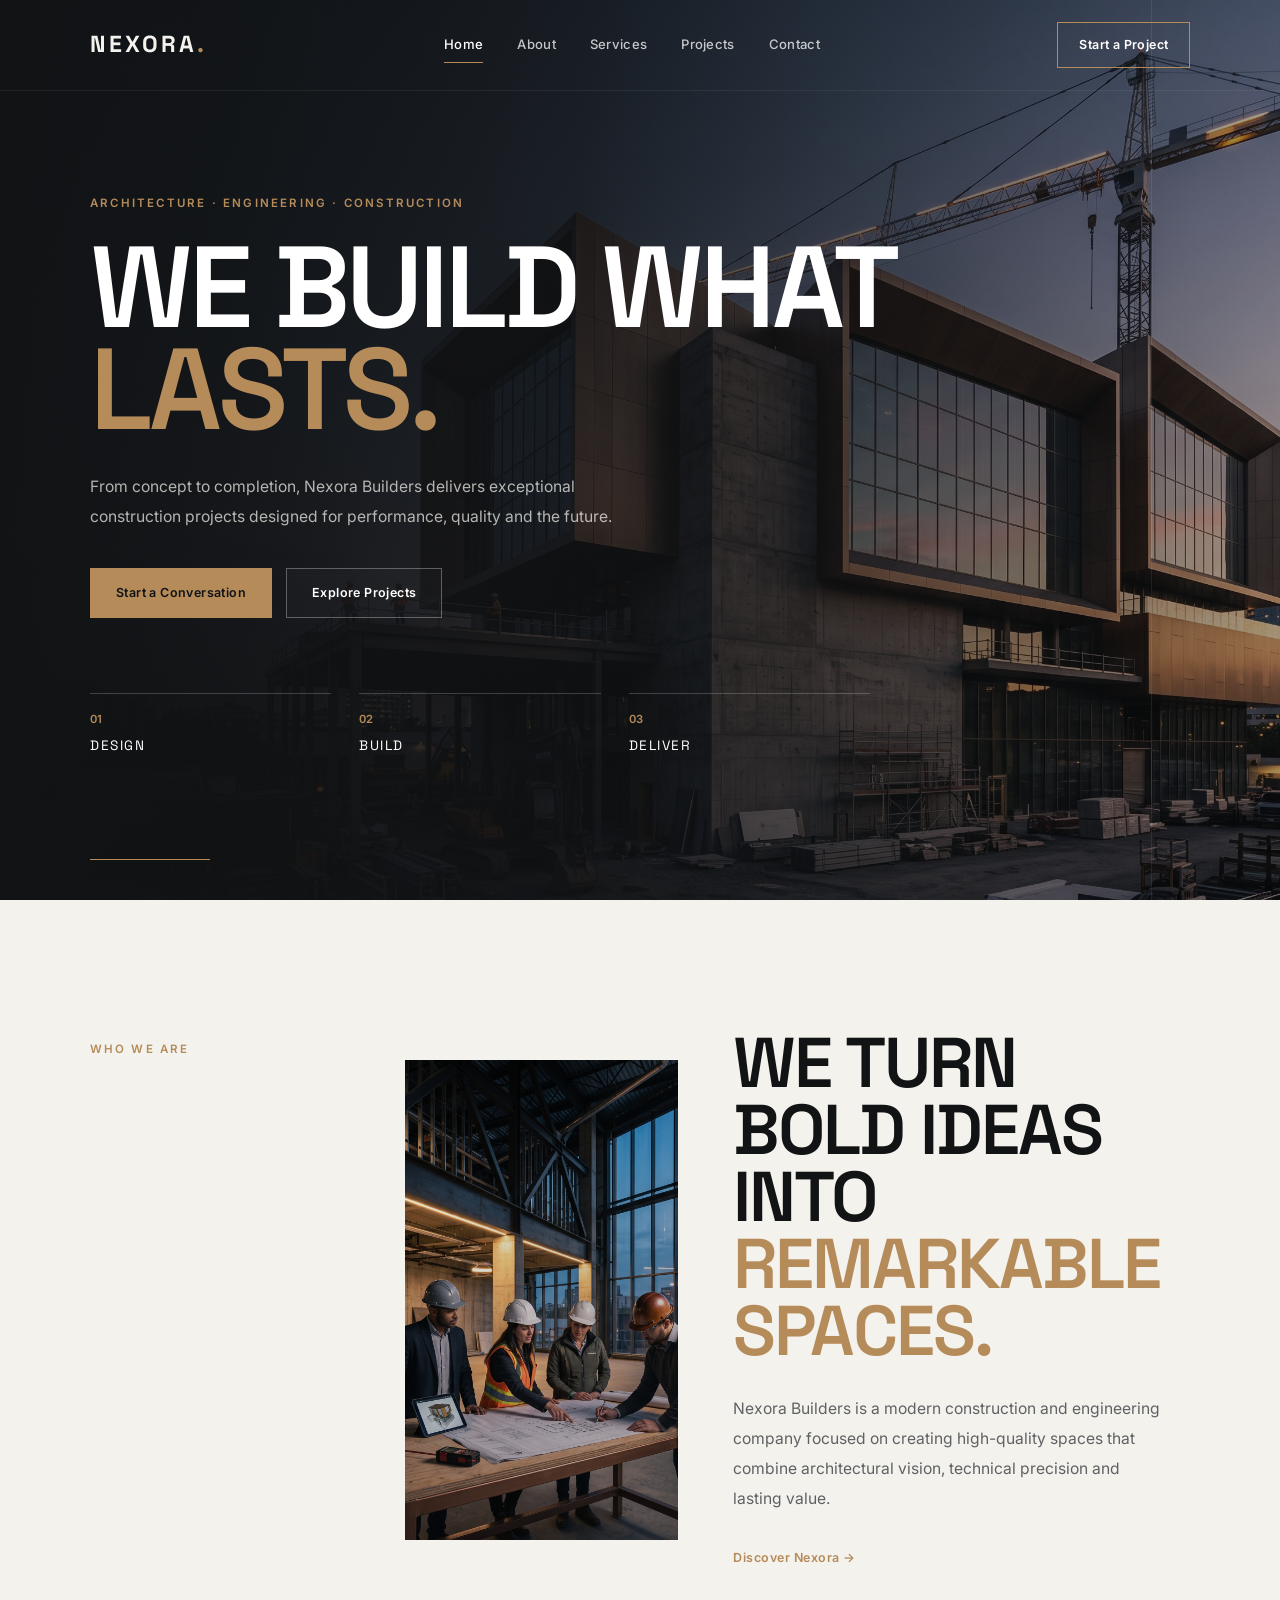
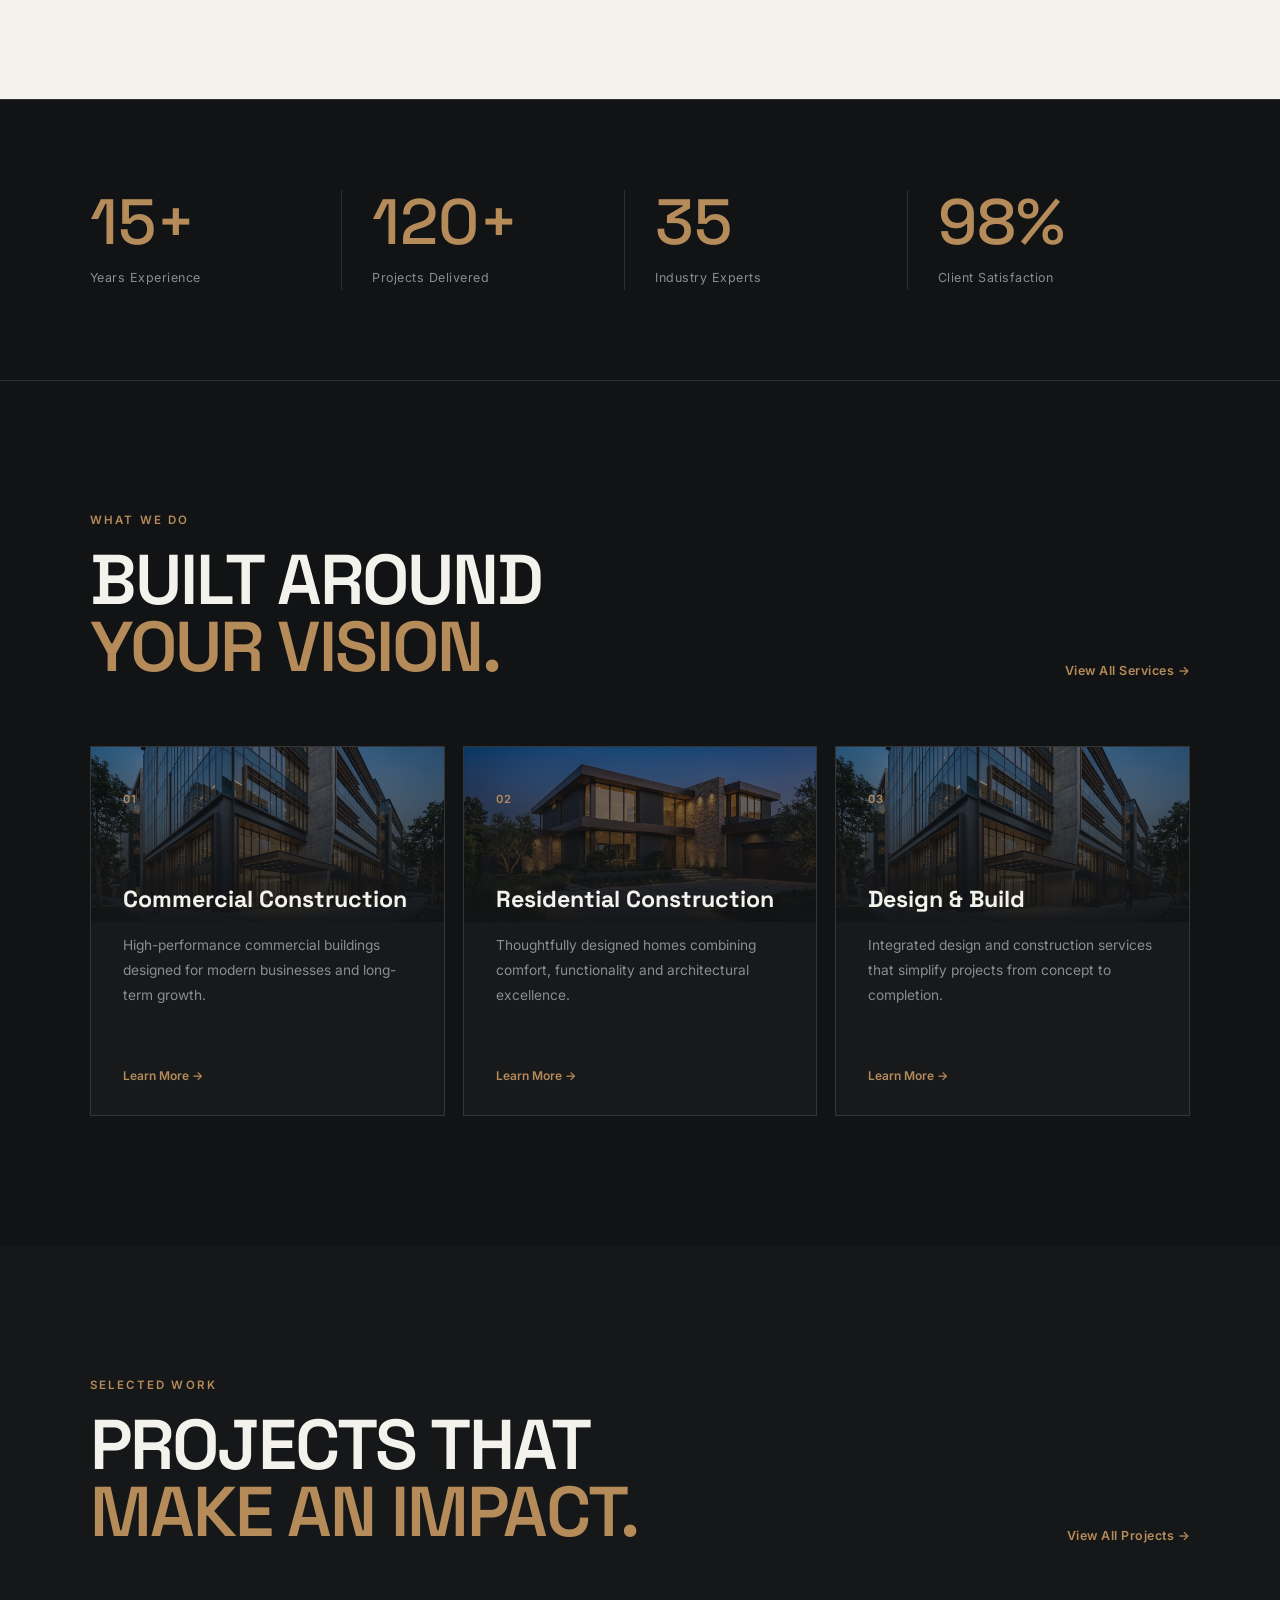
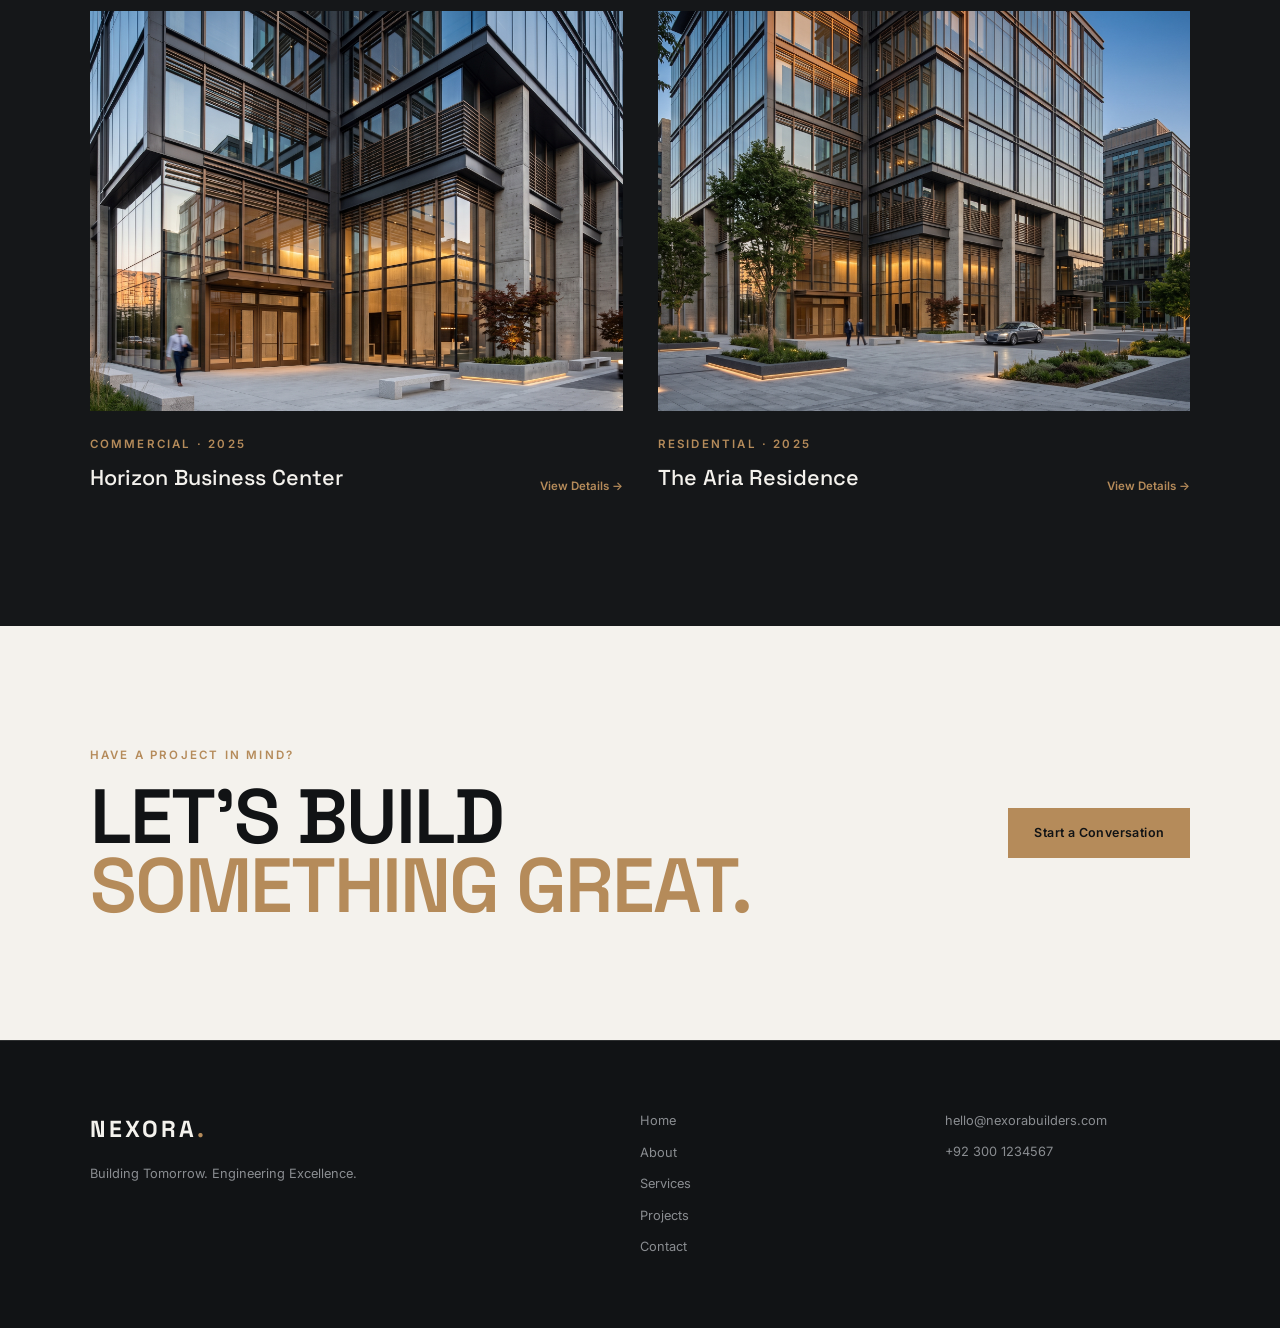
<file: index.html>
<!DOCTYPE html>
<html lang="en">
<head>
    <meta charset="UTF-8">
    <meta name="viewport" content="width=device-width, initial-scale=1.0">

    <title>Nexora Builders | Construction & Engineering</title>

    <meta
        name="description"
        content="Nexora Builders delivers premium construction, engineering and design solutions."
    >

    <link rel="preconnect" href="https://fonts.googleapis.com">
    <link rel="preconnect" href="https://fonts.gstatic.com" crossorigin>

    <link
        href="https://fonts.googleapis.com/css2?family=Inter:wght@400;500;600;700&family=Space+Grotesk:wght@500;600;700&display=swap"
        rel="stylesheet"
    >

    <link rel="stylesheet" href="css/style.css">
</head>

<body>

    <!-- PAGE LOADER -->
<div class="page-loader">
    <div class="loader-content">
        <div class="loader-logo">NEXORA</div>
        <div class="loader-line"></div>
        <p>BUILDING TOMORROW</p>
    </div>
</div>

<!-- =========================
     NAVBAR
========================= -->

<header class="navbar">

    <a href="index.html" class="logo">
        NEXORA<span>.</span>
    </a>

    <nav class="nav-links" id="navLinks">
        <a href="index.html" class="active">Home</a>
        <a href="about.html">About</a>
        <a href="services.html">Services</a>
        <a href="projects.html">Projects</a>
        <a href="contact.html">Contact</a>
    </nav>

    <a href="contact.html" class="nav-button">
        Start a Project
    </a>

    <button class="menu-toggle" id="menuToggle" type="button">
        ☰
    </button>

</header>


<!-- =========================
     HERO
========================= -->

<section class="hero">

    <div class="hero-content">

        <p class="section-label">
            ARCHITECTURE · ENGINEERING · CONSTRUCTION
        </p>

        <h1>
            WE BUILD WHAT
            <span>LASTS.</span>
        </h1>

        <p class="hero-description">
            From concept to completion, Nexora Builders delivers
            exceptional construction projects designed for performance,
            quality and the future.
        </p>


        <!-- HERO BUTTONS -->

        <div class="hero-actions">

            <a
                href="contact.html"
                class="btn btn-primary"
            >
                Start a Conversation
            </a>

            <a
                href="projects.html"
                class="btn btn-secondary"
            >
                Explore Projects
            </a>

        </div>


        <!-- HERO INFO -->

        <div class="hero-info">

            <div class="hero-info-item">

                <span>01</span>

                <p>
                    DESIGN
                </p>

            </div>


            <div class="hero-info-item">

                <span>02</span>

                <p>
                    BUILD
                </p>

            </div>


            <div class="hero-info-item">

                <span>03</span>

                <p>
                    DELIVER
                </p>

            </div>

        </div>

    </div>

</section>


<!-- =========================
     INTRO
========================= -->

<section class="intro-section">

    <div class="intro-label">

        <p class="section-label">
            WHO WE ARE
        </p>

    </div>

    <div class="intro-content">

        <div class="intro-image">

            <img
                src="images/about.jpg"
                alt="Nexora Builders construction team"
            >

        </div>

        <div class="intro-text">

            <h2>
                WE TURN BOLD IDEAS INTO
                <span>REMARKABLE SPACES.</span>
            </h2>

            <p>
                Nexora Builders is a modern construction and engineering
                company focused on creating high-quality spaces that combine
                architectural vision, technical precision and lasting value.
            </p>

            <a
                href="about.html"
                class="text-link"
            >
                Discover Nexora →
            </a>

        </div>

    </div>

</section>

<section class="stats-section">

    <div class="stat">

        <strong>15+</strong>

        <span>
            Years Experience
        </span>

    </div>


    <div class="stat">

        <strong>120+</strong>

        <span>
            Projects Delivered
        </span>

    </div>


    <div class="stat">

        <strong>35</strong>

        <span>
            Industry Experts
        </span>

    </div>


    <div class="stat">

        <strong>98%</strong>

        <span>
            Client Satisfaction
        </span>

    </div>

</section>


<!-- =========================
     SERVICES
========================= -->

<section class="services-section">

    <div class="section-heading">

        <div>

            <p class="section-label">
                WHAT WE DO
            </p>

            <h2>
                BUILT AROUND
                <span>YOUR VISION.</span>
            </h2>

        </div>

        <a
            href="services.html"
            class="text-link"
        >
            View All Services →
        </a>

    </div>


    <div class="service-grid">

        <article class="service-card">
            <div class="service-image">
    <img src="images/service-commercial.jpg" alt="Commercial Construction">
</div>

            <span class="service-number">
                01
            </span>

            <h3>
                Commercial Construction
            </h3>

            <p>
                High-performance commercial buildings designed
                for modern businesses and long-term growth.
            </p>

            <a href="services.html">
                Learn More →
            </a>

        </article>


        <article class="service-card">
            <div class="service-image">
    <img src="images/service-residential.jpg" alt="Residential Construction">
</div>

            <span class="service-number">
                02
            </span>

            <h3>
                Residential Construction
            </h3>

            <p>
                Thoughtfully designed homes combining comfort,
                functionality and architectural excellence.
            </p>

            <a href="services.html">
                Learn More →
            </a>

        </article>


        <article class="service-card">
            <div class="service-image">
    <img src="images/service-commercial.jpg" alt="Design and Build">
</div>

            <span class="service-number">
                03
            </span>

            <h3>
                Design & Build
            </h3>

            <p>
                Integrated design and construction services
                that simplify projects from concept to completion.
            </p>

            <a href="services.html">
                Learn More →
            </a>

        </article>

    </div>

</section>


<!-- =========================
     FEATURED PROJECTS
========================= -->

<section class="projects-section">

    <div class="section-heading">

        <div>

            <p class="section-label">
                SELECTED WORK
            </p>

            <h2>
                PROJECTS THAT
                <span>MAKE AN IMPACT.</span>
            </h2>

        </div>

        <a
            href="projects.html"
            class="text-link"
        >
            View All Projects →
        </a>

    </div>


    <div class="featured-projects">


        <!-- PROJECT 1 -->

        <article class="featured-project">

            <div class="project-image">

                <img
                    src="images/project-1.jpg"
                    alt="Horizon Business Center"
                >

                <a
                    href="project-details.html"
                    class="project-overlay"
                >
                    <span>
                        VIEW PROJECT →
                    </span>
                </a>

            </div>


            <div class="project-info">

                <div>

                    <p class="section-label">
                        COMMERCIAL · 2025
                    </p>

                    <h3>
                        Horizon Business Center
                    </h3>

                </div>

                <a
                    href="project-details.html"
                    class="project-details-link"
                >
                    View Details →
                </a>

            </div>

        </article>


        <!-- PROJECT 2 -->

        <article class="featured-project">

            <div class="project-image">

                <img
                    src="images/project-2.jpg"
                    alt="The Aria Residence"
                >

                <a
                    href="project-details.html"
                    class="project-overlay"
                >
                    <span>
                        VIEW PROJECT →
                    </span>
                </a>

            </div>


            <div class="project-info">

                <div>

                    <p class="section-label">
                        RESIDENTIAL · 2025
                    </p>

                    <h3>
                        The Aria Residence
                    </h3>

                </div>

                <a
                    href="project-details.html"
                    class="project-details-link"
                >
                    View Details →
                </a>

            </div>

        </article>

    </div>

</section>


<!-- =========================
     CTA
========================= -->

<section class="cta-section">

    <div>

        <p class="section-label">
            HAVE A PROJECT IN MIND?
        </p>

        <h2>
            LET'S BUILD
            <span>SOMETHING GREAT.</span>
        </h2>

    </div>


    <a
        href="contact.html"
        class="btn btn-primary"
    >
        Start a Conversation
    </a>

</section>


<!-- =========================
     FOOTER
========================= -->

<footer class="footer">

    <div class="footer-brand">

        <a
            href="index.html"
            class="logo"
        >
            NEXORA<span>.</span>
        </a>

        <p>
            Building Tomorrow. Engineering Excellence.
        </p>

    </div>


    <div class="footer-links">

        <a href="index.html">
            Home
        </a>

        <a href="about.html">
            About
        </a>

        <a href="services.html">
            Services
        </a>

        <a href="projects.html">
            Projects
        </a>

        <a href="contact.html">
            Contact
        </a>

    </div>


    <div class="footer-contact">

        <p>
            hello@nexorabuilders.com
        </p>

        <p>
            +92 300 1234567
        </p>

    </div>

</footer>


<script src="js/script.js"></script>

</body>
</html>
</file>
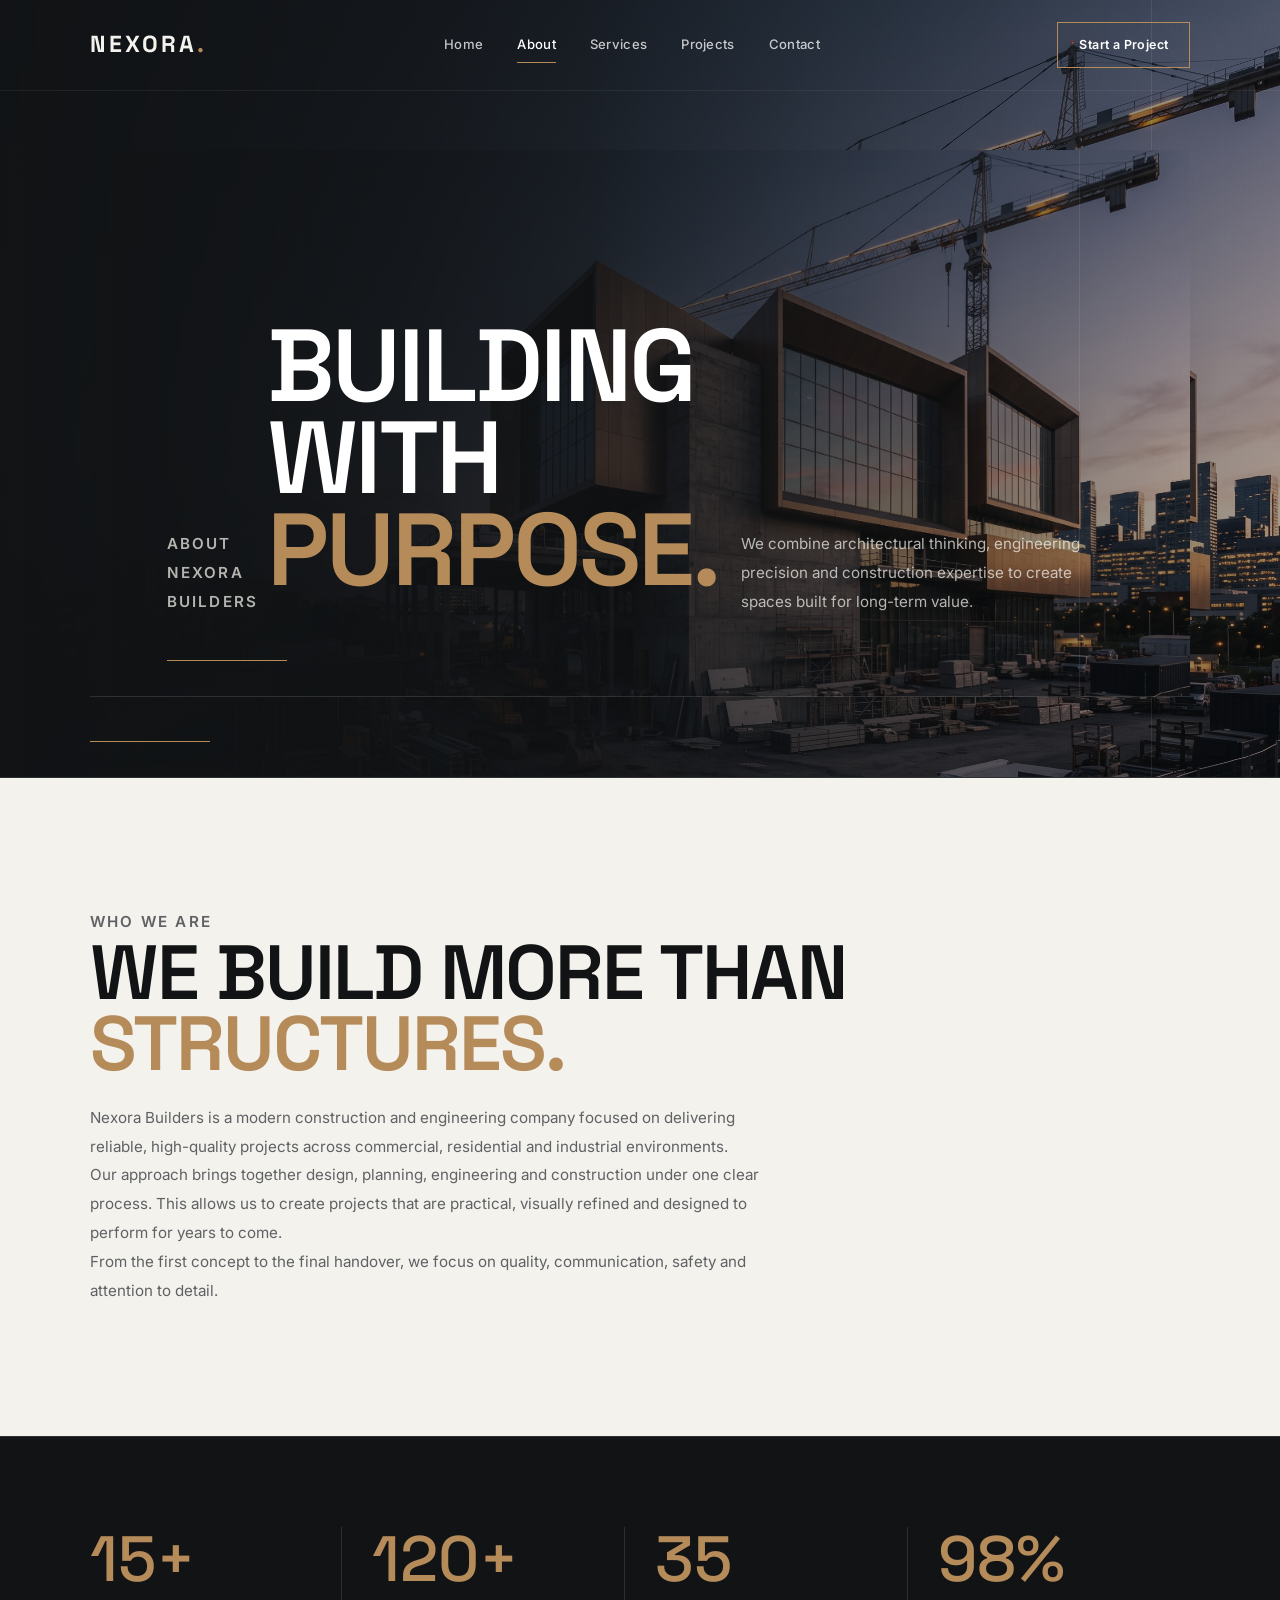
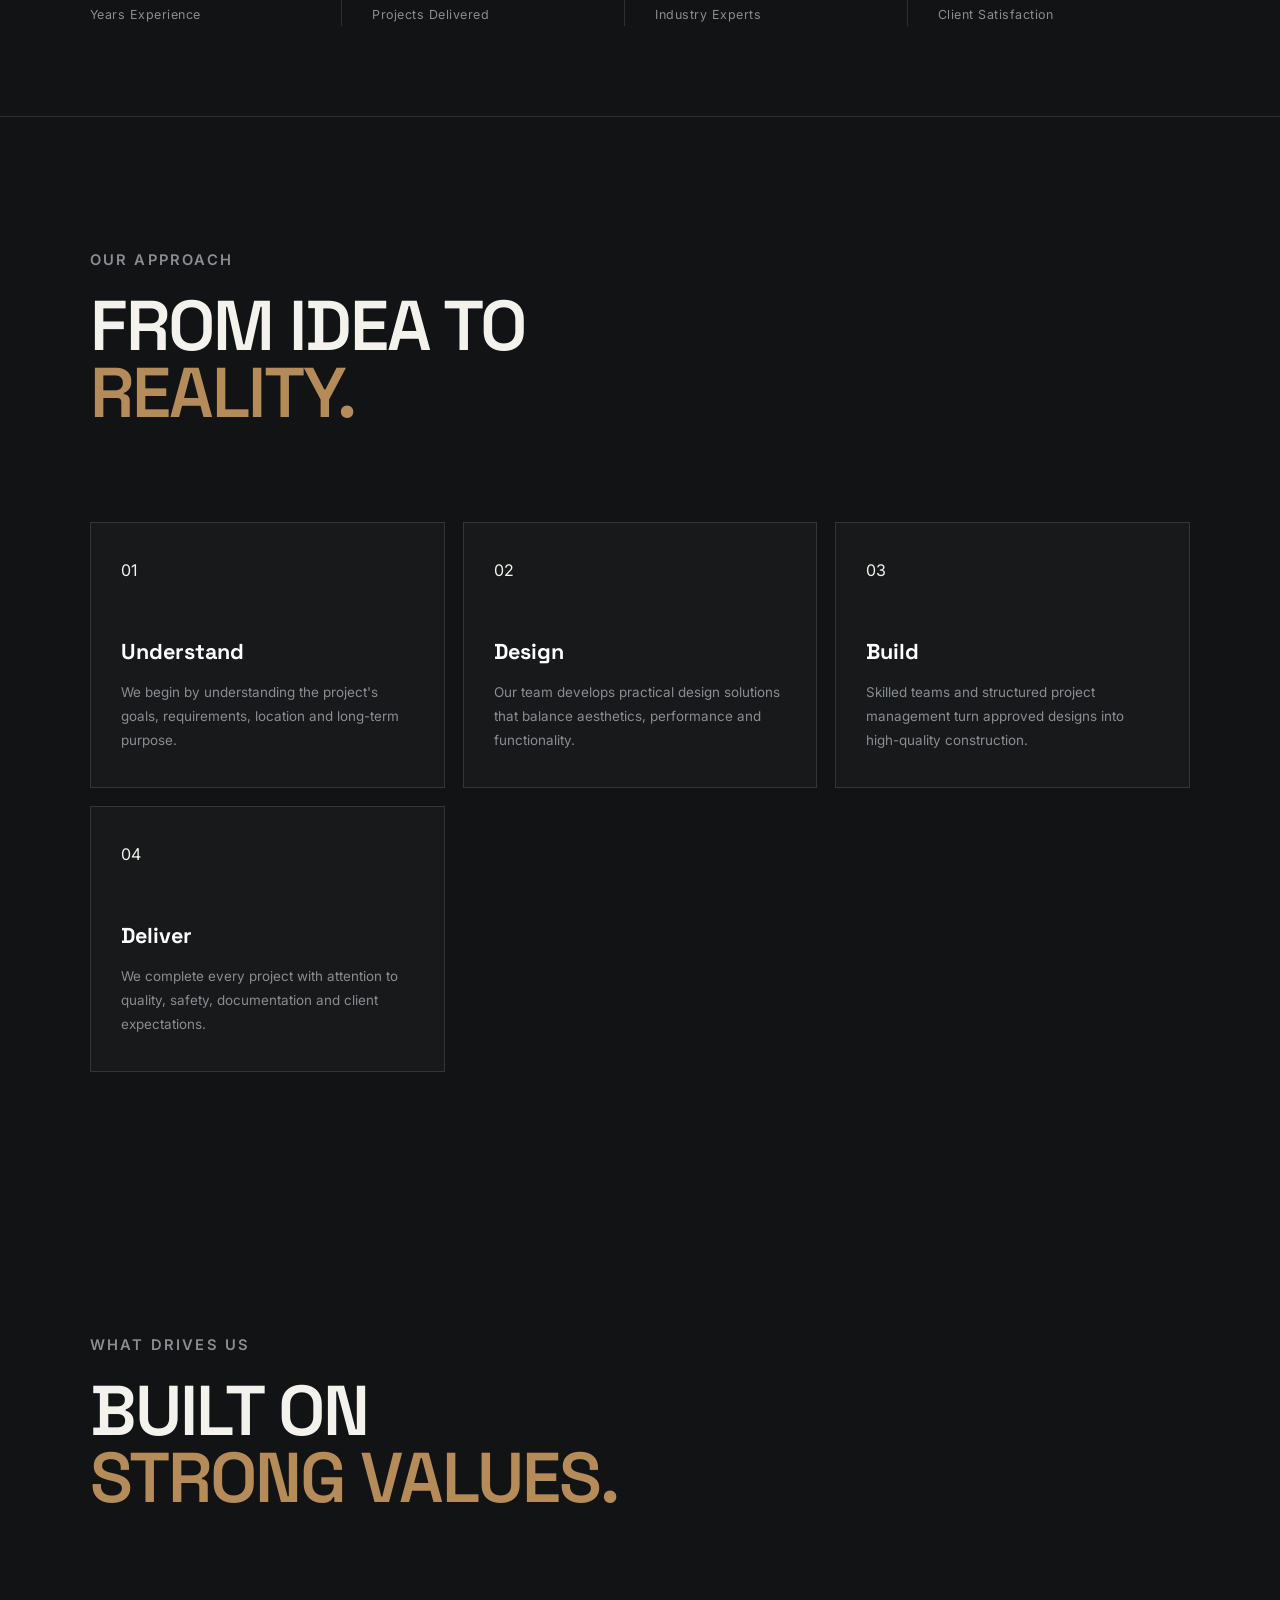
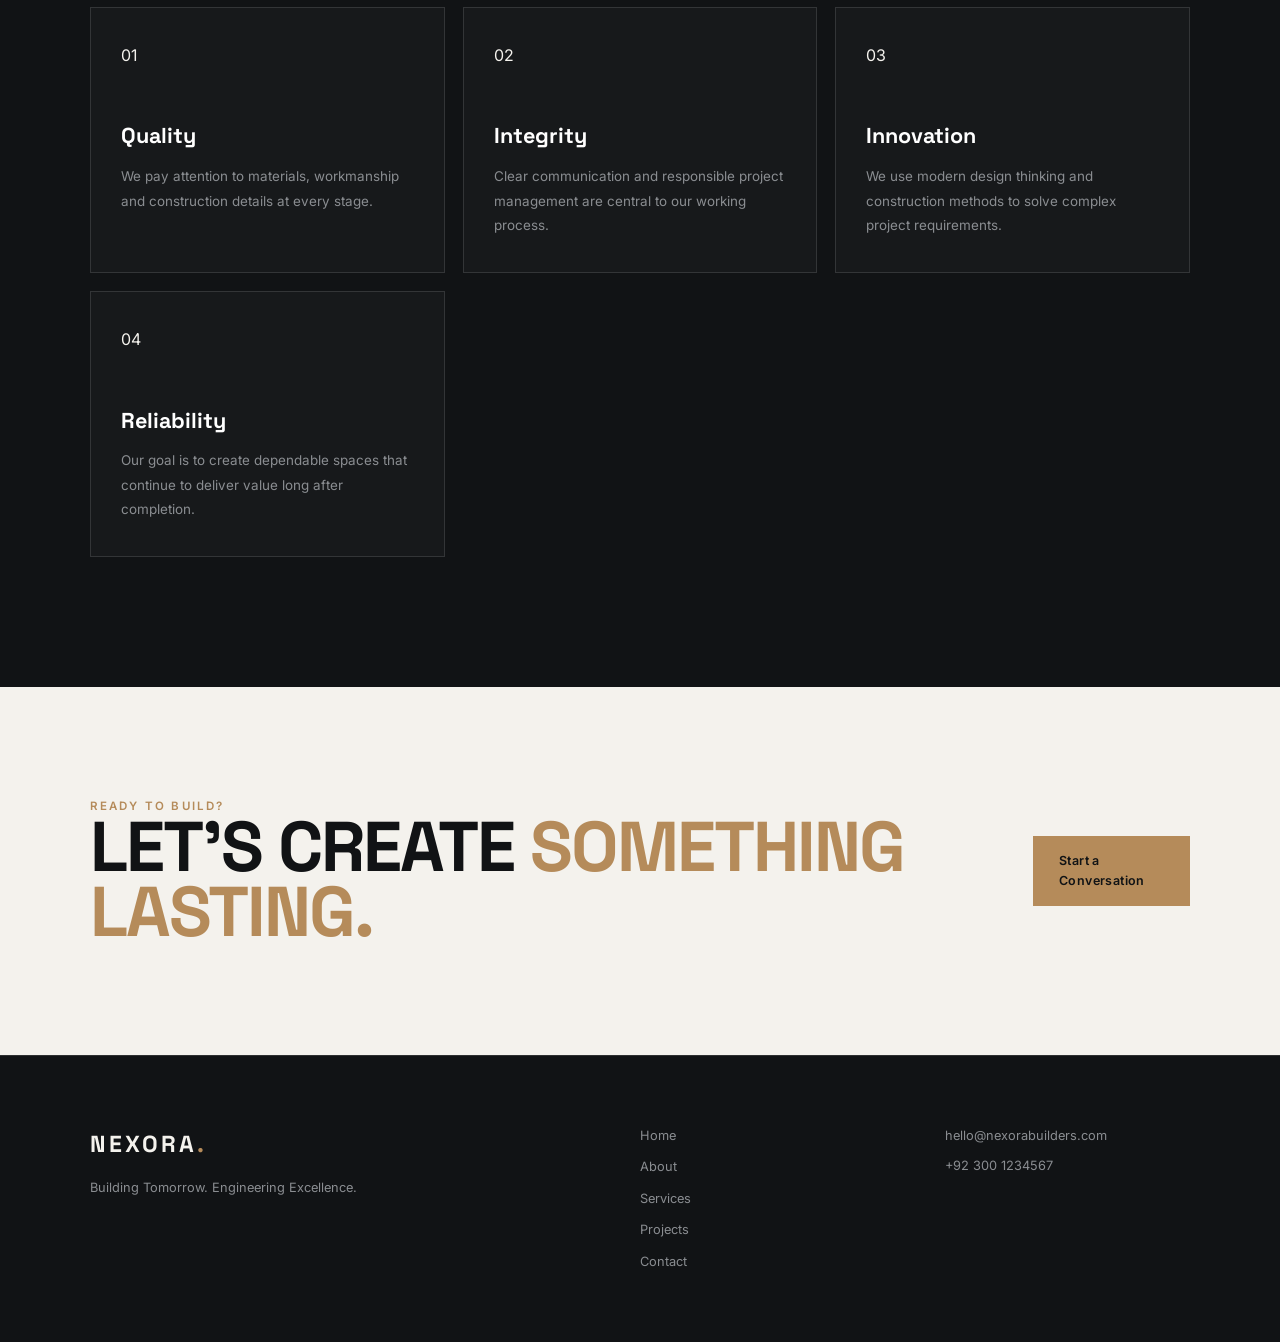
<file: about.html>
<!DOCTYPE html>
<html lang="en">

<head>
    <meta charset="UTF-8">
    <meta name="viewport" content="width=device-width, initial-scale=1.0">

    <title>About Us | Nexora Builders</title>

    <meta
        name="description"
        content="Learn about Nexora Builders, our approach, values and commitment to quality construction."
    >

    <link rel="preconnect" href="https://fonts.googleapis.com">
    <link rel="preconnect" href="https://fonts.gstatic.com" crossorigin>

    <link
        href="https://fonts.googleapis.com/css2?family=Inter:wght@400;500;600;700&family=Space+Grotesk:wght@500;600;700&display=swap"
        rel="stylesheet"
    >

    <link rel="stylesheet" href="css/style.css">
</head>

<body>

<!-- =========================
     PAGE LOADER
========================= -->

<div class="page-loader">

    <div class="loader-content">

        <div class="loader-logo">
            NEXORA
        </div>

        <div class="loader-line"></div>

        <p>
            BUILDING TOMORROW
        </p>

    </div>

</div>


<!-- =========================
     NAVBAR
========================= -->

<header class="navbar">

    <a href="index.html" class="logo">
        NEXORA<span>.</span>
    </a>

    <nav class="nav-links" id="navLinks">

        <a href="index.html">
            Home
        </a>

        <a href="about.html" class="active">
            About
        </a>

        <a href="services.html">
            Services
        </a>

        <a href="projects.html">
            Projects
        </a>

        <a href="contact.html">
            Contact
        </a>

    </nav>

    <a href="contact.html" class="nav-button">
        Start a Project
    </a>

    <button
        class="menu-toggle"
        id="menuToggle"
        type="button"
        aria-label="Open navigation menu"
    >
        ☰
    </button>

</header>


<!-- =========================
     PAGE HERO
========================= -->

<section class="page-hero">

    <div class="page-header">

        <p class="section-label">
            ABOUT NEXORA BUILDERS
        </p>

        <h1>
            BUILDING WITH
            <span>PURPOSE.</span>
        </h1>

        <p>
            We combine architectural thinking, engineering precision
            and construction expertise to create spaces built for
            long-term value.
        </p>

    </div>

</section>


<!-- =========================
     ABOUT INTRO
========================= -->

<section class="page-section about-section">

    <div class="about-content">

        <div>

            <p class="section-label">
                WHO WE ARE
            </p>

            <h2>
                WE BUILD MORE THAN
                <span>STRUCTURES.</span>
            </h2>

        </div>

        <div>

            <p>
                Nexora Builders is a modern construction and engineering
                company focused on delivering reliable, high-quality
                projects across commercial, residential and industrial
                environments.
            </p>

            <p>
                Our approach brings together design, planning,
                engineering and construction under one clear process.
                This allows us to create projects that are practical,
                visually refined and designed to perform for years to come.
            </p>

            <p>
                From the first concept to the final handover, we focus
                on quality, communication, safety and attention to detail.
            </p>

        </div>

    </div>

</section>


<!-- =========================
     STATS
========================= -->

<section class="stats-section">

    <div class="stat">

        <strong>
            15+
        </strong>

        <span>
            Years Experience
        </span>

    </div>


    <div class="stat">

        <strong>
            120+
        </strong>

        <span>
            Projects Delivered
        </span>

    </div>


    <div class="stat">

        <strong>
            35
        </strong>

        <span>
            Industry Experts
        </span>

    </div>


    <div class="stat">

        <strong>
            98%
        </strong>

        <span>
            Client Satisfaction
        </span>

    </div>

</section>


<!-- =========================
     OUR APPROACH
========================= -->

<section class="page-section">

    <div class="section-heading">

        <div>

            <p class="section-label">
                OUR APPROACH
            </p>

            <h2>
                FROM IDEA TO
                <span>REALITY.</span>
            </h2>

        </div>

    </div>


    <div class="feature-grid">

        <article class="feature-card">

            <span>
                01
            </span>

            <h3>
                Understand
            </h3>

            <p>
                We begin by understanding the project's goals,
                requirements, location and long-term purpose.
            </p>

        </article>


        <article class="feature-card">

            <span>
                02
            </span>

            <h3>
                Design
            </h3>

            <p>
                Our team develops practical design solutions that
                balance aesthetics, performance and functionality.
            </p>

        </article>


        <article class="feature-card">

            <span>
                03
            </span>

            <h3>
                Build
            </h3>

            <p>
                Skilled teams and structured project management
                turn approved designs into high-quality construction.
            </p>

        </article>


        <article class="feature-card">

            <span>
                04
            </span>

            <h3>
                Deliver
            </h3>

            <p>
                We complete every project with attention to quality,
                safety, documentation and client expectations.
            </p>

        </article>

    </div>

</section>


<!-- =========================
     OUR VALUES
========================= -->

<section class="page-section">

    <div class="section-heading">

        <div>

            <p class="section-label">
                WHAT DRIVES US
            </p>

            <h2>
                BUILT ON
                <span>STRONG VALUES.</span>
            </h2>

        </div>

    </div>


    <div class="values-grid">

        <article class="value-card">

            <span>
                01
            </span>

            <h3>
                Quality
            </h3>

            <p>
                We pay attention to materials, workmanship and
                construction details at every stage.
            </p>

        </article>


        <article class="value-card">

            <span>
                02
            </span>

            <h3>
                Integrity
            </h3>

            <p>
                Clear communication and responsible project
                management are central to our working process.
            </p>

        </article>


        <article class="value-card">

            <span>
                03
            </span>

            <h3>
                Innovation
            </h3>

            <p>
                We use modern design thinking and construction
                methods to solve complex project requirements.
            </p>

        </article>


        <article class="value-card">

            <span>
                04
            </span>

            <h3>
                Reliability
            </h3>

            <p>
                Our goal is to create dependable spaces that continue
                to deliver value long after completion.
            </p>

        </article>

    </div>

</section>


<!-- =========================
     CTA
========================= -->

<section class="page-cta">

    <div>

        <p class="section-label">
            READY TO BUILD?
        </p>

        <h2>
            LET'S CREATE
            <span>SOMETHING LASTING.</span>
        </h2>

    </div>

    <a
        href="contact.html"
        class="btn btn-primary"
    >
        Start a Conversation
    </a>

</section>


<!-- =========================
     FOOTER
========================= -->

<footer class="footer">

    <div class="footer-brand">

        <a
            href="index.html"
            class="logo"
        >
            NEXORA<span>.</span>
        </a>

        <p>
            Building Tomorrow. Engineering Excellence.
        </p>

    </div>


    <div class="footer-links">

        <a href="index.html">
            Home
        </a>

        <a href="about.html">
            About
        </a>

        <a href="services.html">
            Services
        </a>

        <a href="projects.html">
            Projects
        </a>

        <a href="contact.html">
            Contact
        </a>

    </div>


    <div class="footer-contact">

        <p>
            hello@nexorabuilders.com
        </p>

        <p>
            +92 300 1234567
        </p>

    </div>

</footer>


<!-- =========================
     JAVASCRIPT
========================= -->

<script src="js/script.js"></script>

</body>
</html>
</file>
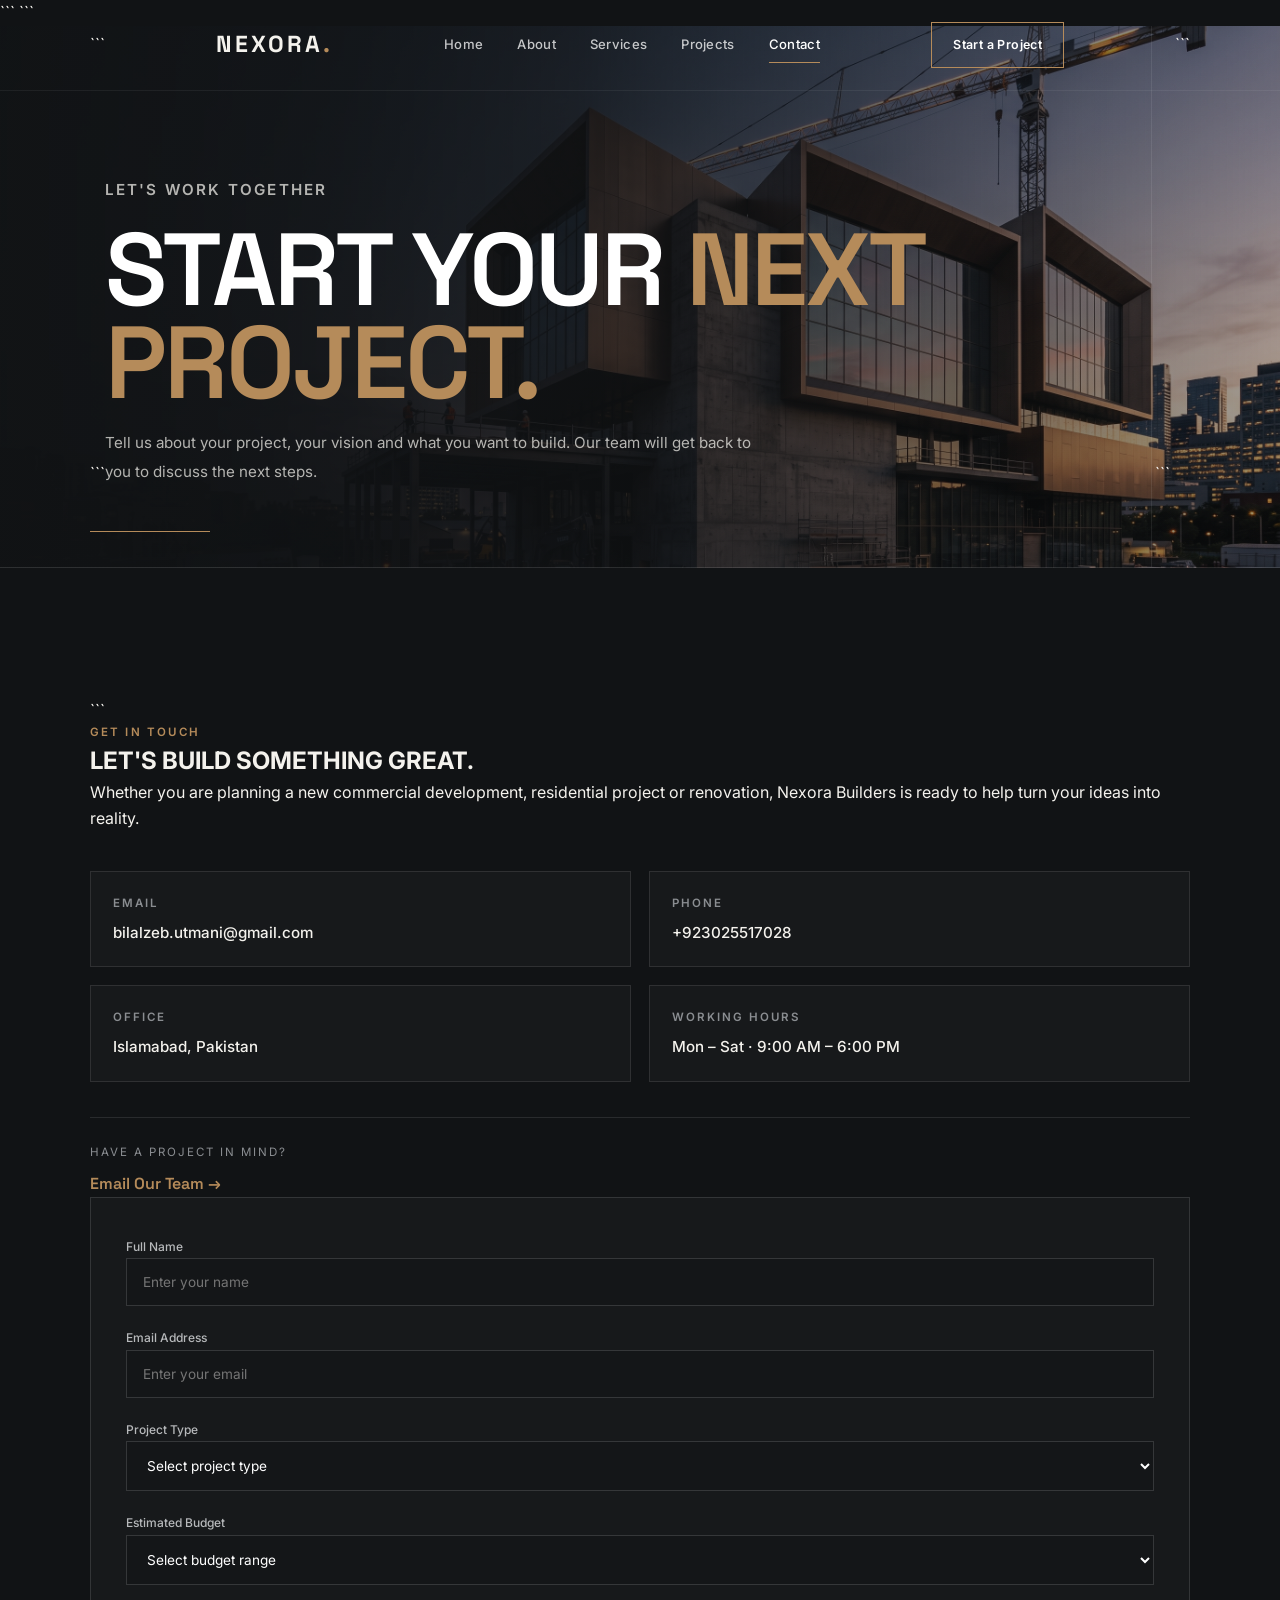
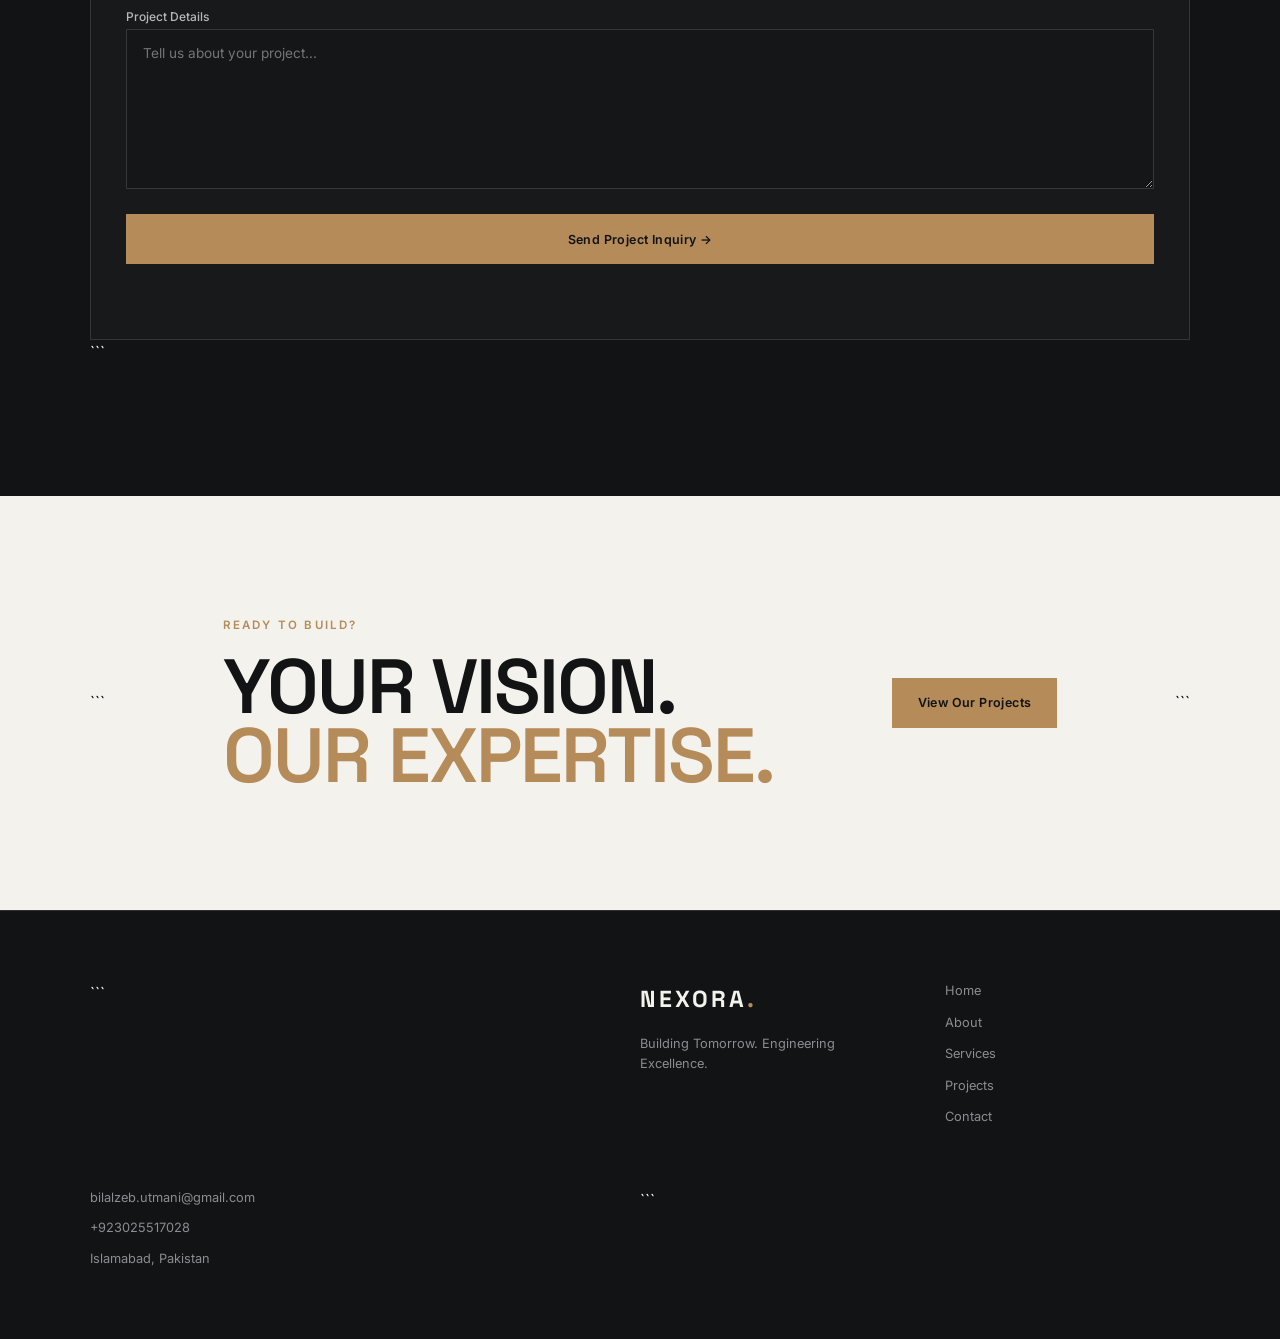
<file: contact.html>
<!DOCTYPE html>

<html lang="en">
<head>
    <meta charset="UTF-8">
    <meta name="viewport" content="width=device-width, initial-scale=1.0">

```
<title>Contact | Nexora Builders</title>

<meta
    name="description"
    content="Contact Nexora Builders for construction, design and engineering projects."
>

<link rel="preconnect" href="https://fonts.googleapis.com">
<link rel="preconnect" href="https://fonts.gstatic.com" crossorigin>

<link
    href="https://fonts.googleapis.com/css2?family=Inter:wght@400;500;600;700&family=Space+Grotesk:wght@500;600;700&display=swap"
    rel="stylesheet"
>

<link rel="stylesheet" href="css/style.css">
```

</head>

<body>

<!-- =========================
     PAGE LOADER
========================= -->

<div class="page-loader">

```
<div class="loader-content">

    <div class="loader-logo">
        NEXORA
    </div>

    <div class="loader-line"></div>

    <p>
        BUILDING TOMORROW
    </p>

</div>
```

</div>

<!-- =========================
     NAVBAR
========================= -->

<header class="navbar">

```
<a href="index.html" class="logo">
    NEXORA<span>.</span>
</a>

<nav class="nav-links" id="navLinks">

    <a href="index.html">
        Home
    </a>

    <a href="about.html">
        About
    </a>

    <a href="services.html">
        Services
    </a>

    <a href="projects.html">
        Projects
    </a>

    <a href="contact.html">
        Contact
    </a>

</nav>

<a
    href="contact.html"
    class="nav-button"
>
    Start a Project
</a>

<button
    class="menu-toggle"
    id="menuToggle"
    type="button"
    aria-label="Open navigation menu"
>
    ☰
</button>
```

</header>

<!-- =========================
     CONTACT HERO
========================= -->

<section class="page-hero">

```
<div class="page-hero-content">

    <p class="section-label">
        LET'S WORK TOGETHER
    </p>

    <h1>
        START YOUR
        <span>NEXT PROJECT.</span>
    </h1>

    <p>
        Tell us about your project, your vision and what you want to build.
        Our team will get back to you to discuss the next steps.
    </p>

</div>
```

</section>

<!-- =========================
     CONTACT SECTION
========================= -->

<section class="contact-section">

```
<!-- CONTACT INFORMATION -->

<div class="contact-intro">

    <p class="section-label">
        GET IN TOUCH
    </p>

    <h2>
        LET'S BUILD
        <span>SOMETHING GREAT.</span>
    </h2>

    <p>
        Whether you are planning a new commercial development,
        residential project or renovation, Nexora Builders is ready
        to help turn your ideas into reality.
    </p>


    <!-- CONTACT DETAILS -->

    <div class="contact-info">

        <!-- EMAIL -->

        <div class="contact-info-item">

            <span>
                EMAIL
            </span>

            <strong>
                <a href="mailto:bilalzeb.utmani@gmail.com">
                    bilalzeb.utmani@gmail.com
                </a>
            </strong>

        </div>


        <!-- PHONE -->

        <div class="contact-info-item">

            <span>
                PHONE
            </span>

            <strong>
                <a href="tel:+923025517028">
                    +923025517028
                </a>
            </strong>

        </div>


        <!-- LOCATION -->

        <div class="contact-info-item">

            <span>
                OFFICE
            </span>

            <strong>
                Islamabad, Pakistan
            </strong>

        </div>


        <!-- WORKING HOURS -->

        <div class="contact-info-item">

            <span>
                WORKING HOURS
            </span>

            <strong>
                Mon – Sat · 9:00 AM – 6:00 PM
            </strong>

        </div>

    </div>


    <!-- DIRECT CONTACT -->

    <div class="direct-contact">

        <p>
            HAVE A PROJECT IN MIND?
        </p>

        <a href="mailto:bilalzeb.utmani@gmail.com">
            Email Our Team →
        </a>

    </div>

</div>


<!-- =========================
     CONTACT FORM
========================= -->

<div class="contact-form-wrapper">

    <form
        id="contactForm"
        class="contact-form"
    >

        <!-- NAME -->

        <div class="form-group">

            <label for="name">
                Full Name
            </label>

            <input
                type="text"
                id="name"
                name="name"
                placeholder="Enter your name"
                autocomplete="name"
                required
            >

        </div>


        <!-- EMAIL -->

        <div class="form-group">

            <label for="email">
                Email Address
            </label>

            <input
                type="email"
                id="email"
                name="email"
                placeholder="Enter your email"
                autocomplete="email"
                required
            >

        </div>


        <!-- PROJECT TYPE -->

        <div class="form-group">

            <label for="project">
                Project Type
            </label>

            <select
                id="project"
                name="project"
                required
            >

                <option value="">
                    Select project type
                </option>

                <option value="commercial">
                    Commercial Construction
                </option>

                <option value="residential">
                    Residential Construction
                </option>

                <option value="design-build">
                    Design & Build
                </option>

                <option value="renovation">
                    Renovation & Remodeling
                </option>

                <option value="engineering">
                    Engineering & Planning
                </option>

                <option value="other">
                    Other
                </option>

            </select>

        </div>


        <!-- BUDGET -->

        <div class="form-group">

            <label for="budget">
                Estimated Budget
            </label>

            <select
                id="budget"
                name="budget"
            >

                <option value="">
                    Select budget range
                </option>

                <option value="under-10m">
                    Under PKR 10 Million
                </option>

                <option value="10-50m">
                    PKR 10–50 Million
                </option>

                <option value="50-100m">
                    PKR 50–100 Million
                </option>

                <option value="100m-plus">
                    PKR 100 Million+
                </option>

            </select>

        </div>


        <!-- MESSAGE -->

        <div class="form-group">

            <label for="message">
                Project Details
            </label>

            <textarea
                id="message"
                name="message"
                rows="6"
                placeholder="Tell us about your project..."
                required
            ></textarea>

        </div>


        <!-- SUBMIT -->

        <button
            type="submit"
            class="btn btn-primary form-submit"
        >
            Send Project Inquiry →
        </button>


        <!-- FORM MESSAGE -->

        <p
            id="formMessage"
            class="form-message"
            aria-live="polite"
        ></p>

    </form>

</div>
```

</section>

<!-- =========================
     CTA
========================= -->

<section class="cta-section">

```
<div>

    <p class="section-label">
        READY TO BUILD?
    </p>

    <h2>
        YOUR VISION.
        <span>OUR EXPERTISE.</span>
    </h2>

</div>

<a
    href="projects.html"
    class="btn btn-primary"
>
    View Our Projects
</a>
```

</section>

<!-- =========================
     FOOTER
========================= -->

<footer class="footer">

```
<!-- BRAND -->

<div class="footer-brand">

    <a href="index.html" class="logo">
        NEXORA<span>.</span>
    </a>

    <p>
        Building Tomorrow. Engineering Excellence.
    </p>

</div>


<!-- FOOTER LINKS -->

<div class="footer-links">

    <a href="index.html">
        Home
    </a>

    <a href="about.html">
        About
    </a>

    <a href="services.html">
        Services
    </a>

    <a href="projects.html">
        Projects
    </a>

    <a href="contact.html">
        Contact
    </a>

</div>


<!-- FOOTER CONTACT -->

<div class="footer-contact">

    <p>
        <a href="mailto:bilalzeb.utmani@gmail.com">
            bilalzeb.utmani@gmail.com
        </a>
    </p>

    <p>
        <a href="tel:+923025517028">
            +923025517028
        </a>
    </p>

    <p>
        Islamabad, Pakistan
    </p>

</div>
```

</footer>

<!-- =========================
     JAVASCRIPT
========================= -->

<script src="js/script.js"></script>

</body>
</html>
</file>
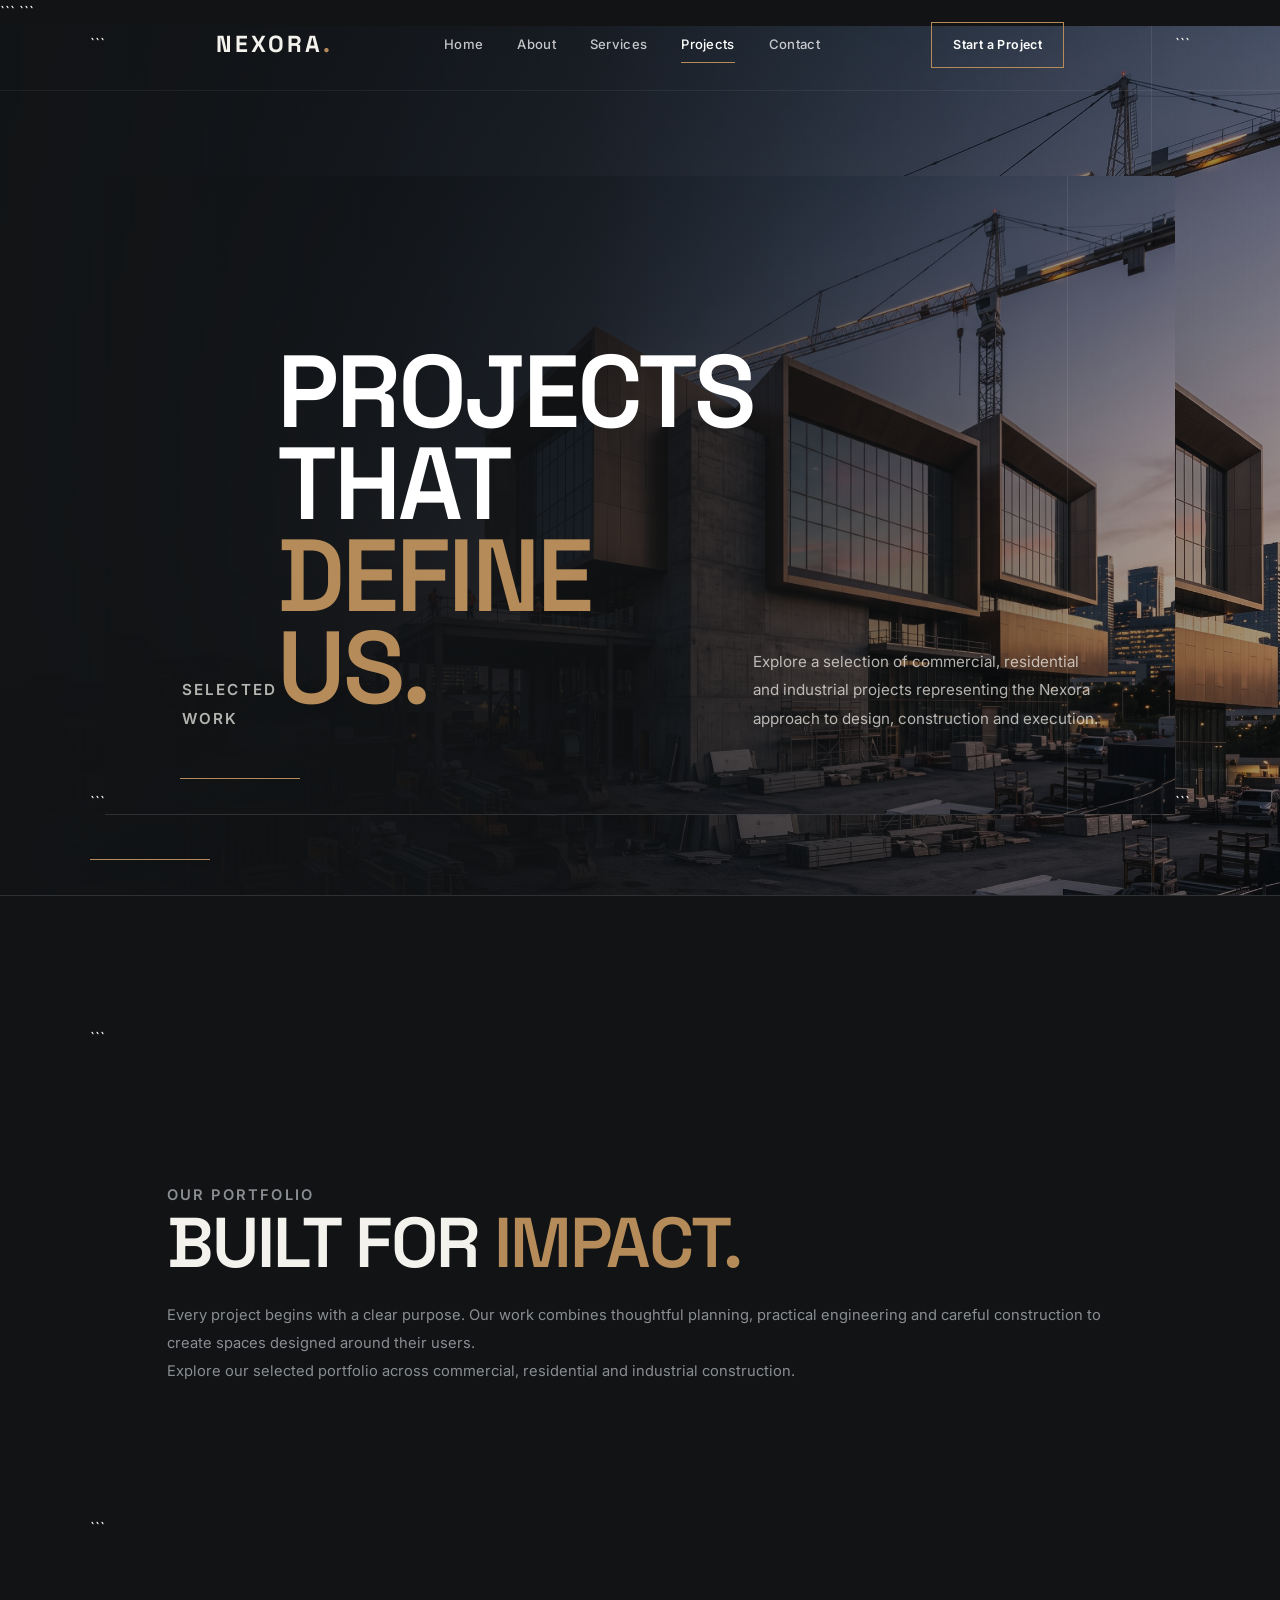
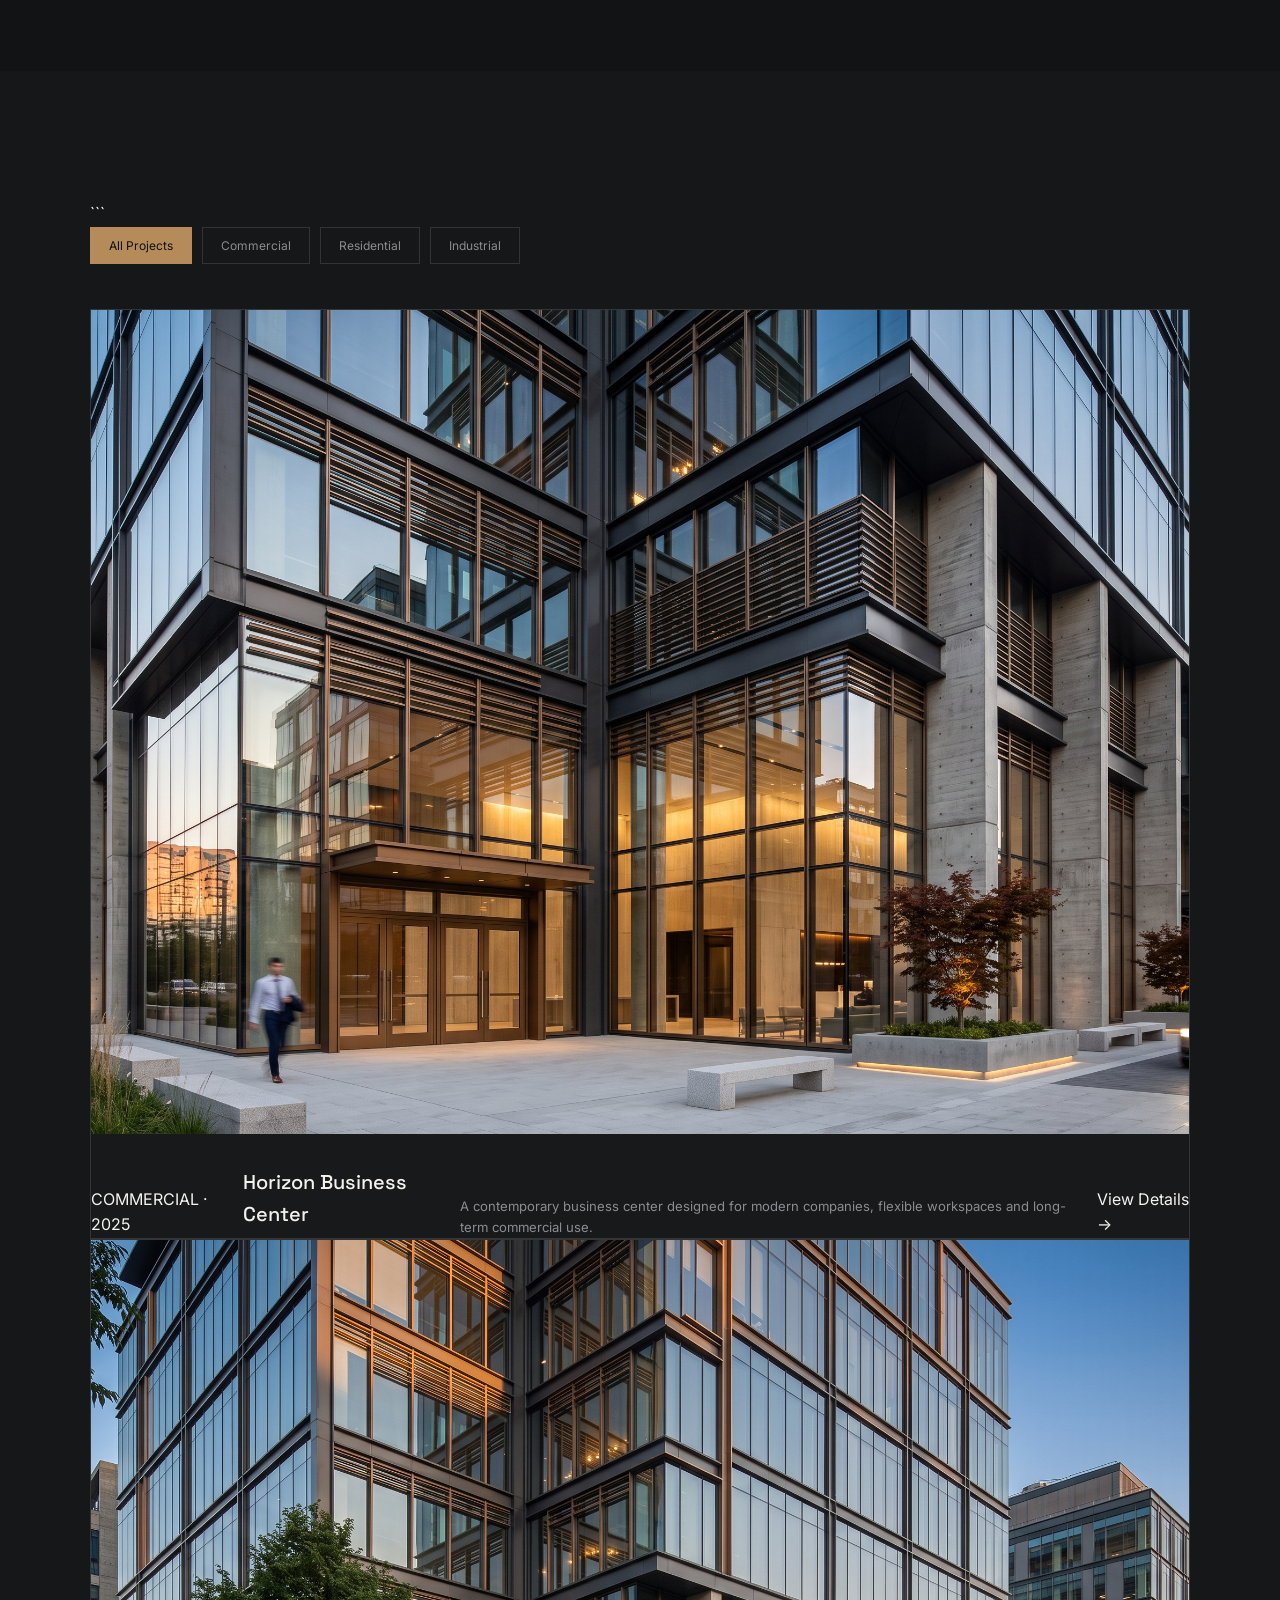
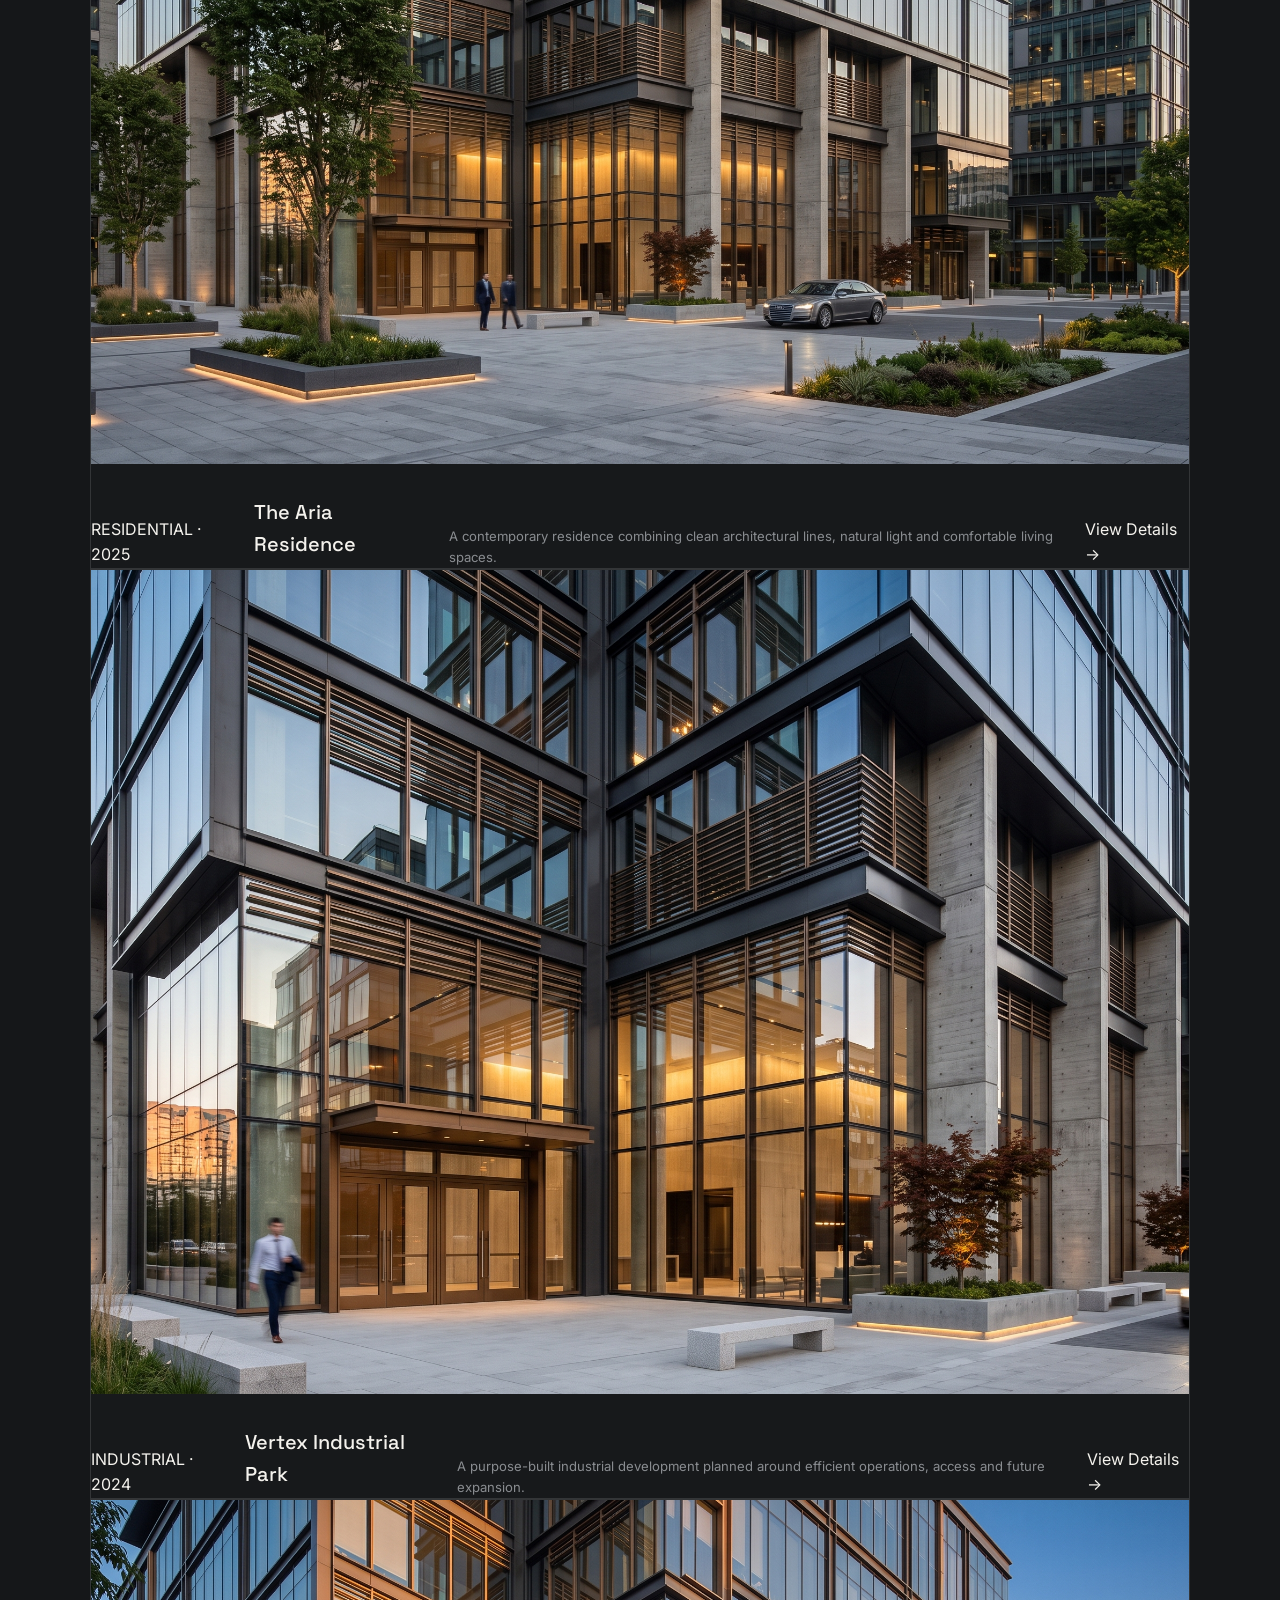
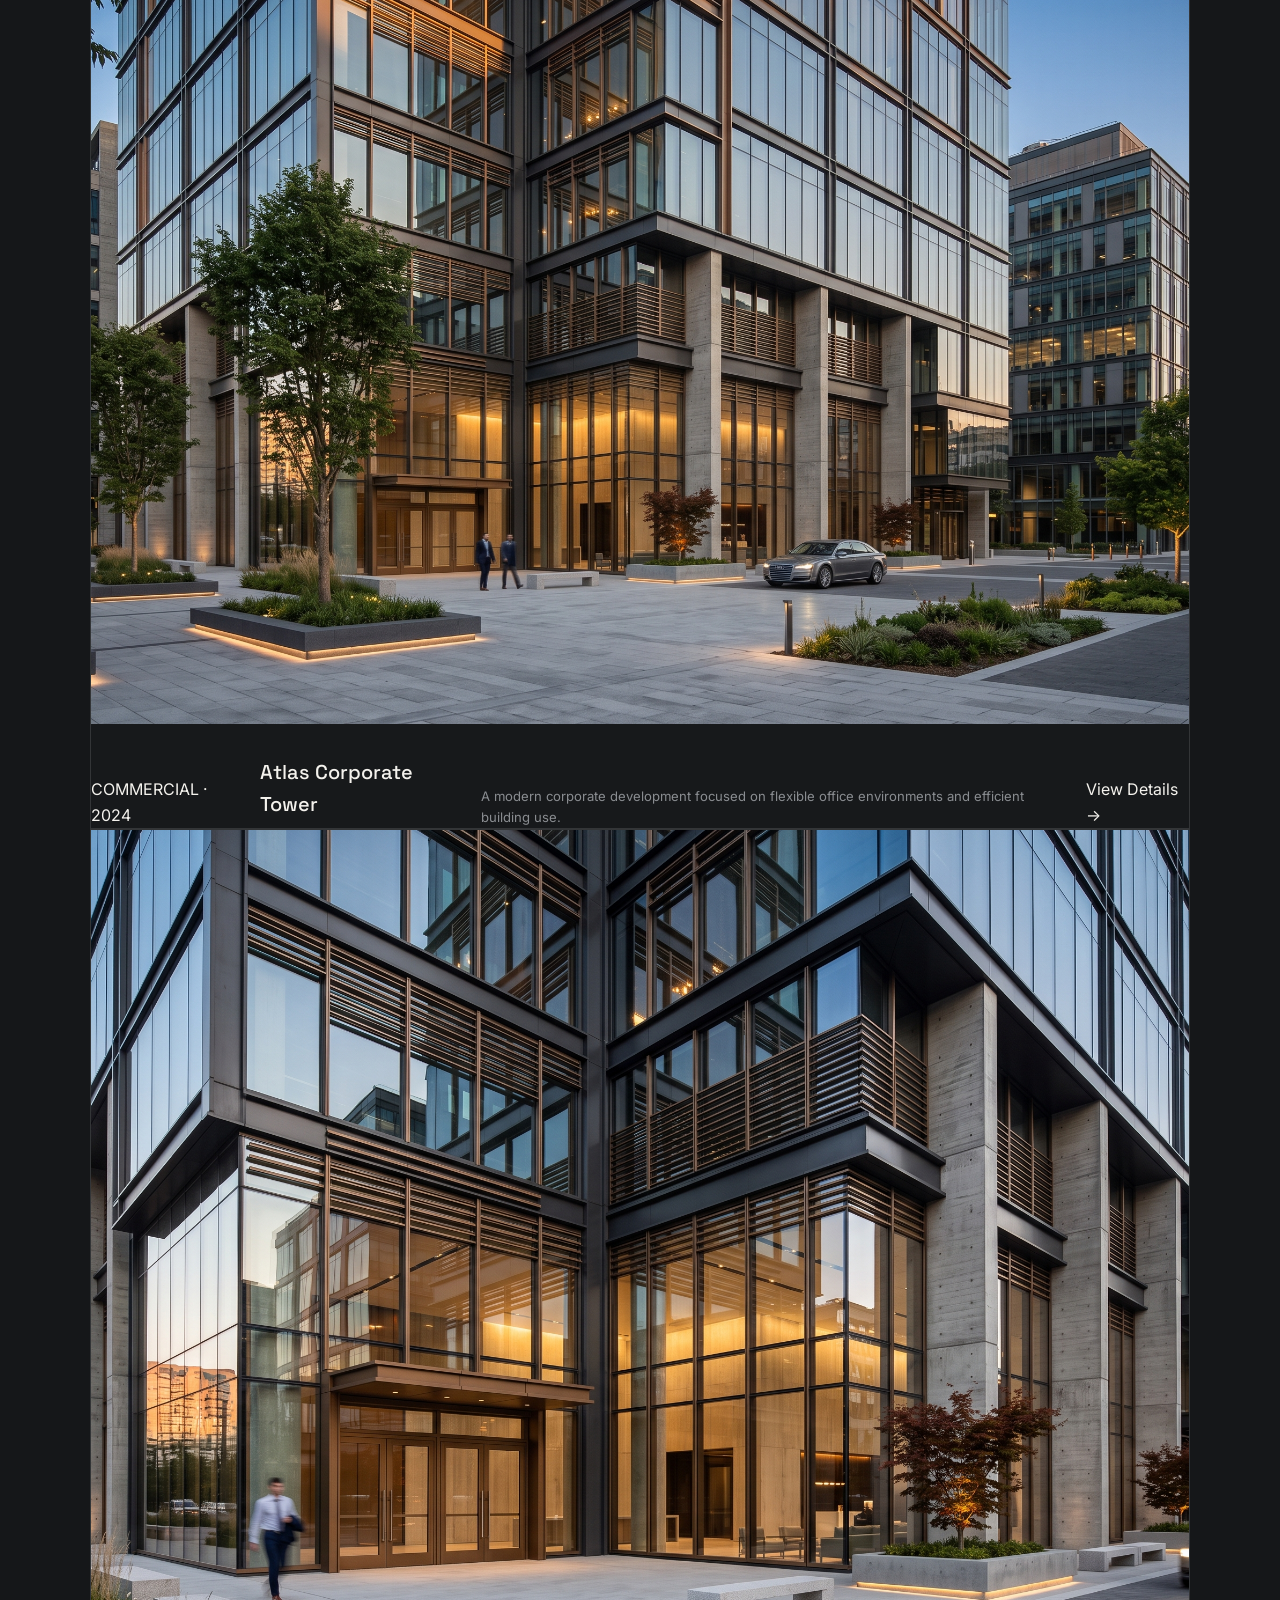
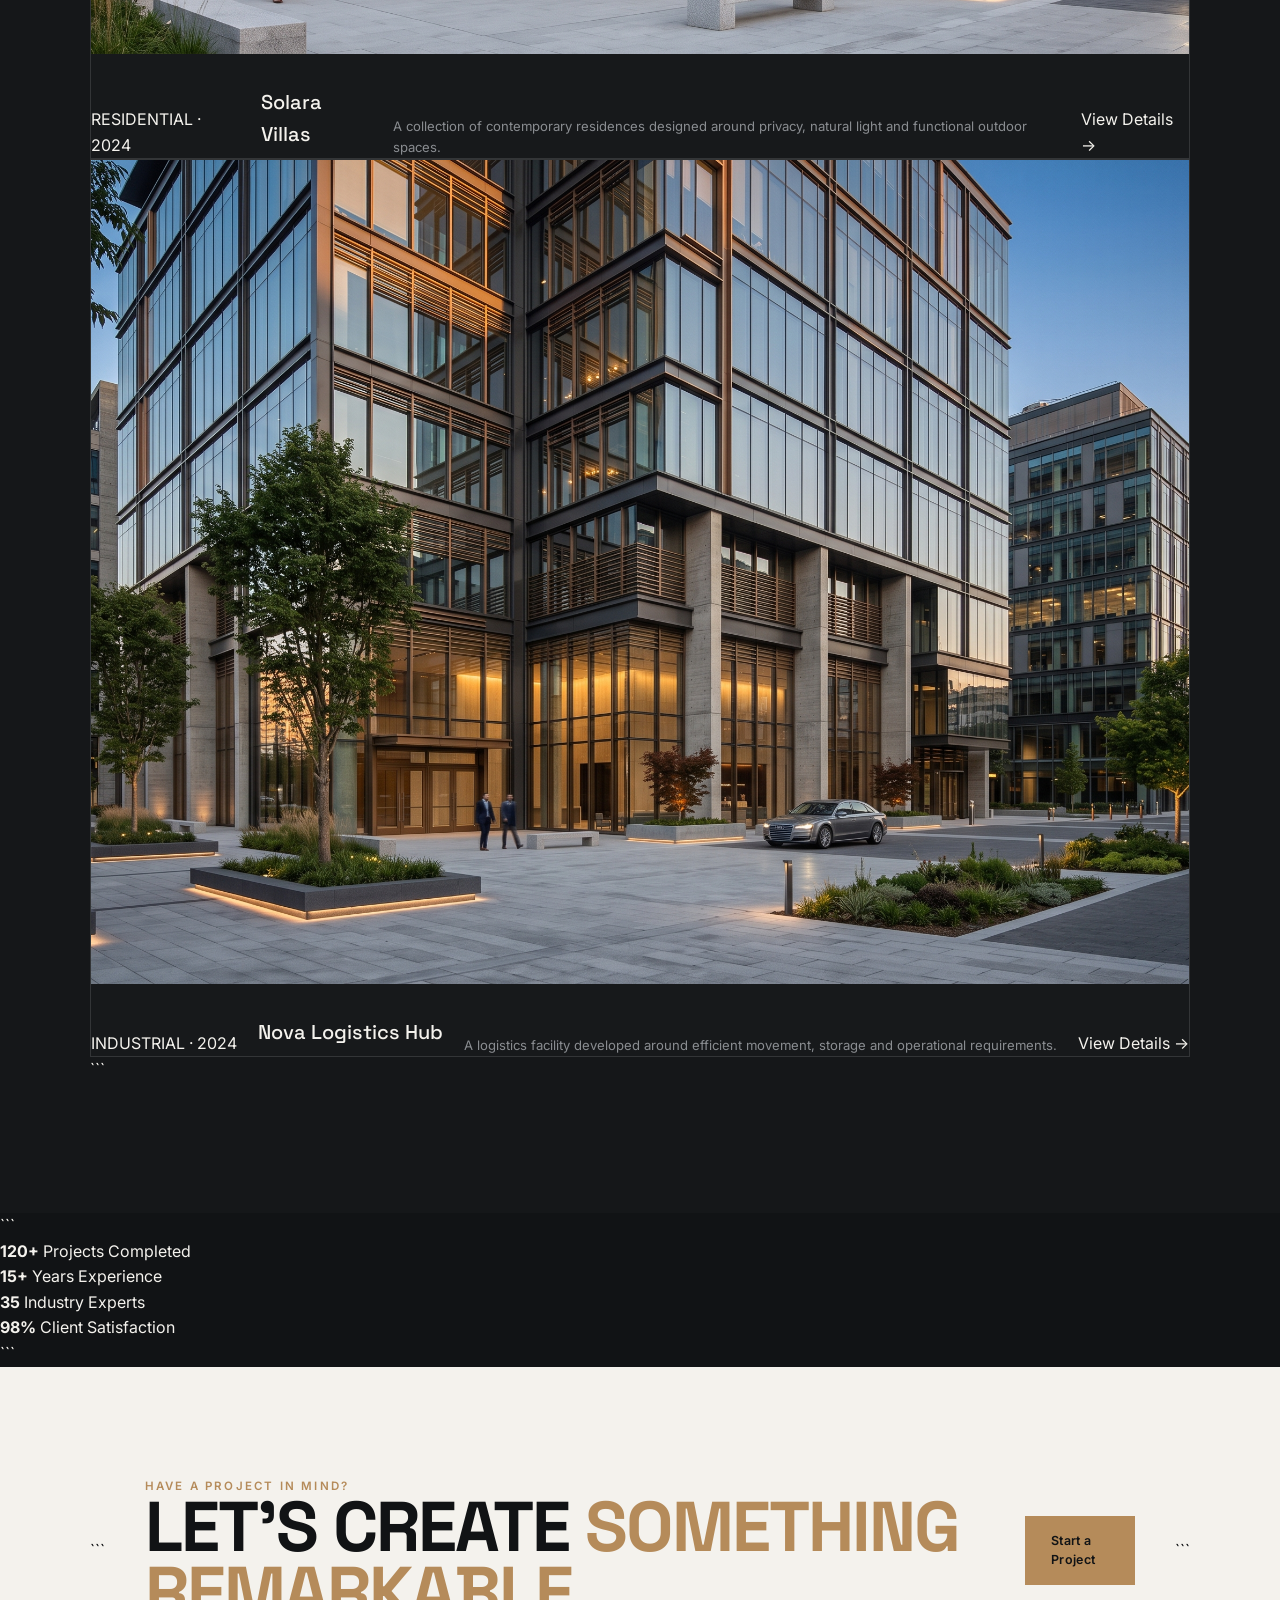
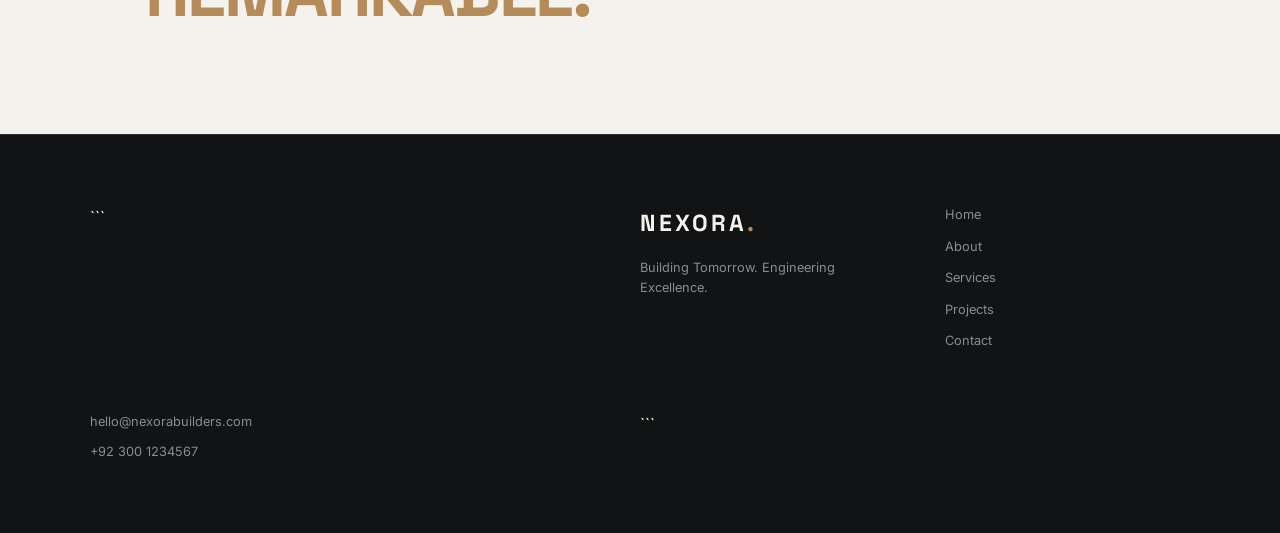
<file: project-details.html>
<!DOCTYPE html>

<html lang="en">

<head>

```
<meta charset="UTF-8">
<meta name="viewport" content="width=device-width, initial-scale=1.0">

<title>Projects | Nexora Builders</title>

<meta
    name="description"
    content="Explore selected commercial, residential and industrial projects by Nexora Builders."
>

<link rel="preconnect" href="https://fonts.googleapis.com">
<link rel="preconnect" href="https://fonts.gstatic.com" crossorigin>

<link
    href="https://fonts.googleapis.com/css2?family=Inter:wght@400;500;600;700&family=Space+Grotesk:wght@500;600;700&display=swap"
    rel="stylesheet"
>

<link rel="stylesheet" href="css/style.css">
```

</head>

<body>

<!-- =========================
     PAGE LOADER
========================= -->

<div class="page-loader">

```
<div class="loader-content">

    <div class="loader-logo">
        NEXORA
    </div>

    <div class="loader-line"></div>

    <p>
        BUILDING TOMORROW
    </p>

</div>
```

</div>

<!-- =========================
     NAVBAR
========================= -->

<header class="navbar">

```
<a href="index.html" class="logo">
    NEXORA<span>.</span>
</a>


<nav class="nav-links" id="navLinks">

    <a href="index.html">
        Home
    </a>

    <a href="about.html">
        About
    </a>

    <a href="services.html">
        Services
    </a>

    <a href="projects.html" class="active">
        Projects
    </a>

    <a href="contact.html">
        Contact
    </a>

</nav>


<a href="contact.html" class="nav-button">
    Start a Project
</a>


<button
    class="menu-toggle"
    id="menuToggle"
    type="button"
    aria-label="Open navigation menu"
>
    ☰
</button>
```

</header>

<!-- =========================
     PAGE HERO
========================= -->

<section class="page-hero projects-hero">

```
<div class="page-header">

    <p class="section-label">
        SELECTED WORK
    </p>


    <h1>
        PROJECTS THAT
        <span>DEFINE US.</span>
    </h1>


    <p>
        Explore a selection of commercial, residential and
        industrial projects representing the Nexora approach
        to design, construction and execution.
    </p>

</div>
```

</section>

<!-- =========================
     PROJECT INTRO
========================= -->

<section class="page-section projects-page">

```
<div class="projects-content">

    <div>

        <p class="section-label">
            OUR PORTFOLIO
        </p>

        <h2>
            BUILT FOR
            <span>IMPACT.</span>
        </h2>

    </div>


    <div>

        <p>
            Every project begins with a clear purpose. Our work
            combines thoughtful planning, practical engineering
            and careful construction to create spaces designed
            around their users.
        </p>

        <p>
            Explore our selected portfolio across commercial,
            residential and industrial construction.
        </p>

    </div>

</div>
```

</section>

<!-- =========================
     PROJECT FILTERS
========================= -->

<section class="projects-section">

```
<div class="project-filters">

    <button
        class="filter-btn active"
        data-filter="all"
        type="button"
    >
        All Projects
    </button>


    <button
        class="filter-btn"
        data-filter="commercial"
        type="button"
    >
        Commercial
    </button>


    <button
        class="filter-btn"
        data-filter="residential"
        type="button"
    >
        Residential
    </button>


    <button
        class="filter-btn"
        data-filter="industrial"
        type="button"
    >
        Industrial
    </button>

</div>



<!-- =========================
     PROJECT GRID
========================= -->

<div class="projects-grid">


    <!-- PROJECT 01 -->

    <article
        class="project-card"
        data-category="commercial"
    >

        <div class="project-image">

            <img
                src="images/project-1.jpg"
                alt="Horizon Business Center"
                loading="lazy"
            >

            <a
                href="project-details.html"
                class="project-overlay"
            >
                <span>
                    VIEW PROJECT →
                </span>
            </a>

        </div>


        <div class="project-info">

            <span class="project-category">
                COMMERCIAL · 2025
            </span>


            <h3>
                Horizon Business Center
            </h3>


            <p>
                A contemporary business center designed
                for modern companies, flexible workspaces
                and long-term commercial use.
            </p>


            <a href="project-details.html">
                View Details →
            </a>

        </div>

    </article>



    <!-- PROJECT 02 -->

    <article
        class="project-card"
        data-category="residential"
    >

        <div class="project-image">

            <img
                src="images/project-2.jpg"
                alt="The Aria Residence"
                loading="lazy"
            >

            <a
                href="project-details.html"
                class="project-overlay"
            >
                <span>
                    VIEW PROJECT →
                </span>
            </a>

        </div>


        <div class="project-info">

            <span class="project-category">
                RESIDENTIAL · 2025
            </span>


            <h3>
                The Aria Residence
            </h3>


            <p>
                A contemporary residence combining clean
                architectural lines, natural light and
                comfortable living spaces.
            </p>


            <a href="project-details.html">
                View Details →
            </a>

        </div>

    </article>



    <!-- PROJECT 03 -->

    <article
        class="project-card"
        data-category="industrial"
    >

        <div class="project-image">

            <img
                src="images/project-1.jpg"
                alt="Vertex Industrial Park"
                loading="lazy"
            >

            <a
                href="project-details.html"
                class="project-overlay"
            >
                <span>
                    VIEW PROJECT →
                </span>
            </a>

        </div>


        <div class="project-info">

            <span class="project-category">
                INDUSTRIAL · 2024
            </span>


            <h3>
                Vertex Industrial Park
            </h3>


            <p>
                A purpose-built industrial development
                planned around efficient operations,
                access and future expansion.
            </p>


            <a href="project-details.html">
                View Details →
            </a>

        </div>

    </article>



    <!-- PROJECT 04 -->

    <article
        class="project-card"
        data-category="commercial"
    >

        <div class="project-image">

            <img
                src="images/project-2.jpg"
                alt="Atlas Corporate Tower"
                loading="lazy"
            >

            <a
                href="project-details.html"
                class="project-overlay"
            >
                <span>
                    VIEW PROJECT →
                </span>
            </a>

        </div>


        <div class="project-info">

            <span class="project-category">
                COMMERCIAL · 2024
            </span>


            <h3>
                Atlas Corporate Tower
            </h3>


            <p>
                A modern corporate development focused on
                flexible office environments and efficient
                building use.
            </p>


            <a href="project-details.html">
                View Details →
            </a>

        </div>

    </article>



    <!-- PROJECT 05 -->

    <article
        class="project-card"
        data-category="residential"
    >

        <div class="project-image">

            <img
                src="images/project-1.jpg"
                alt="Solara Villas"
                loading="lazy"
            >

            <a
                href="project-details.html"
                class="project-overlay"
            >
                <span>
                    VIEW PROJECT →
                </span>
            </a>

        </div>


        <div class="project-info">

            <span class="project-category">
                RESIDENTIAL · 2024
            </span>


            <h3>
                Solara Villas
            </h3>


            <p>
                A collection of contemporary residences
                designed around privacy, natural light
                and functional outdoor spaces.
            </p>


            <a href="project-details.html">
                View Details →
            </a>

        </div>

    </article>



    <!-- PROJECT 06 -->

    <article
        class="project-card"
        data-category="industrial"
    >

        <div class="project-image">

            <img
                src="images/project-2.jpg"
                alt="Nova Logistics Hub"
                loading="lazy"
            >

            <a
                href="project-details.html"
                class="project-overlay"
            >
                <span>
                    VIEW PROJECT →
                </span>
            </a>

        </div>


        <div class="project-info">

            <span class="project-category">
                INDUSTRIAL · 2024
            </span>


            <h3>
                Nova Logistics Hub
            </h3>


            <p>
                A logistics facility developed around
                efficient movement, storage and operational
                requirements.
            </p>


            <a href="project-details.html">
                View Details →
            </a>

        </div>

    </article>

</div>
```

</section>

<!-- =========================
     PROJECT STATS
========================= -->

<section class="projects-stats">

```
<div>

    <strong>
        120+
    </strong>

    <span>
        Projects Completed
    </span>

</div>


<div>

    <strong>
        15+
    </strong>

    <span>
        Years Experience
    </span>

</div>


<div>

    <strong>
        35
    </strong>

    <span>
        Industry Experts
    </span>

</div>


<div>

    <strong>
        98%
    </strong>

    <span>
        Client Satisfaction
    </span>

</div>
```

</section>

<!-- =========================
     CTA
========================= -->

<section class="page-cta">

```
<div>

    <p class="section-label">
        HAVE A PROJECT IN MIND?
    </p>


    <h2>
        LET'S CREATE
        <span>SOMETHING REMARKABLE.</span>
    </h2>

</div>


<a
    href="contact.html"
    class="btn btn-primary"
>
    Start a Project
</a>
```

</section>

<!-- =========================
     FOOTER
========================= -->

<footer class="footer">

```
<div class="footer-brand">

    <a
        href="index.html"
        class="logo"
    >
        NEXORA<span>.</span>
    </a>


    <p>
        Building Tomorrow.
        Engineering Excellence.
    </p>

</div>



<div class="footer-links">

    <a href="index.html">
        Home
    </a>

    <a href="about.html">
        About
    </a>

    <a href="services.html">
        Services
    </a>

    <a href="projects.html">
        Projects
    </a>

    <a href="contact.html">
        Contact
    </a>

</div>



<div class="footer-contact">

    <p>
        hello@nexorabuilders.com
    </p>

    <p>
        +92 300 1234567
    </p>

</div>
```

</footer>

<script src="js/script.js"></script>

</body>
</html>
</file>
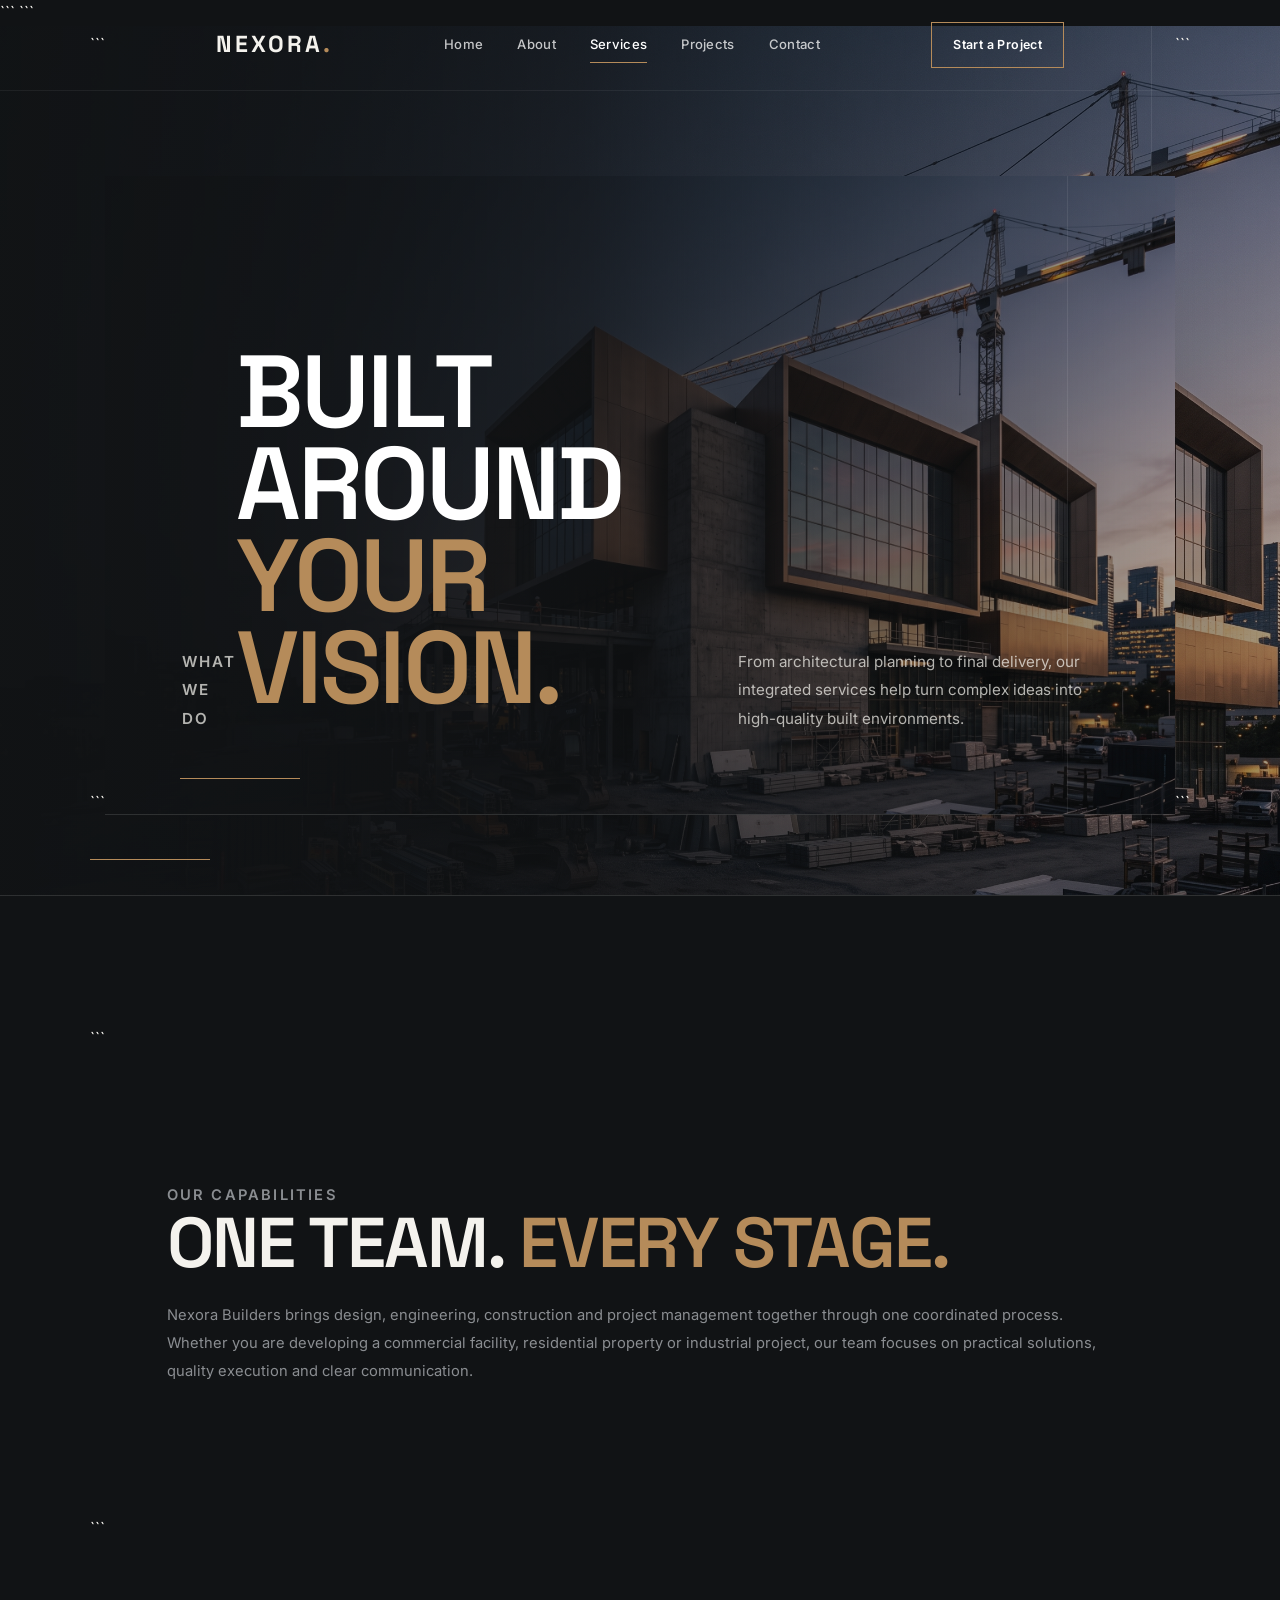
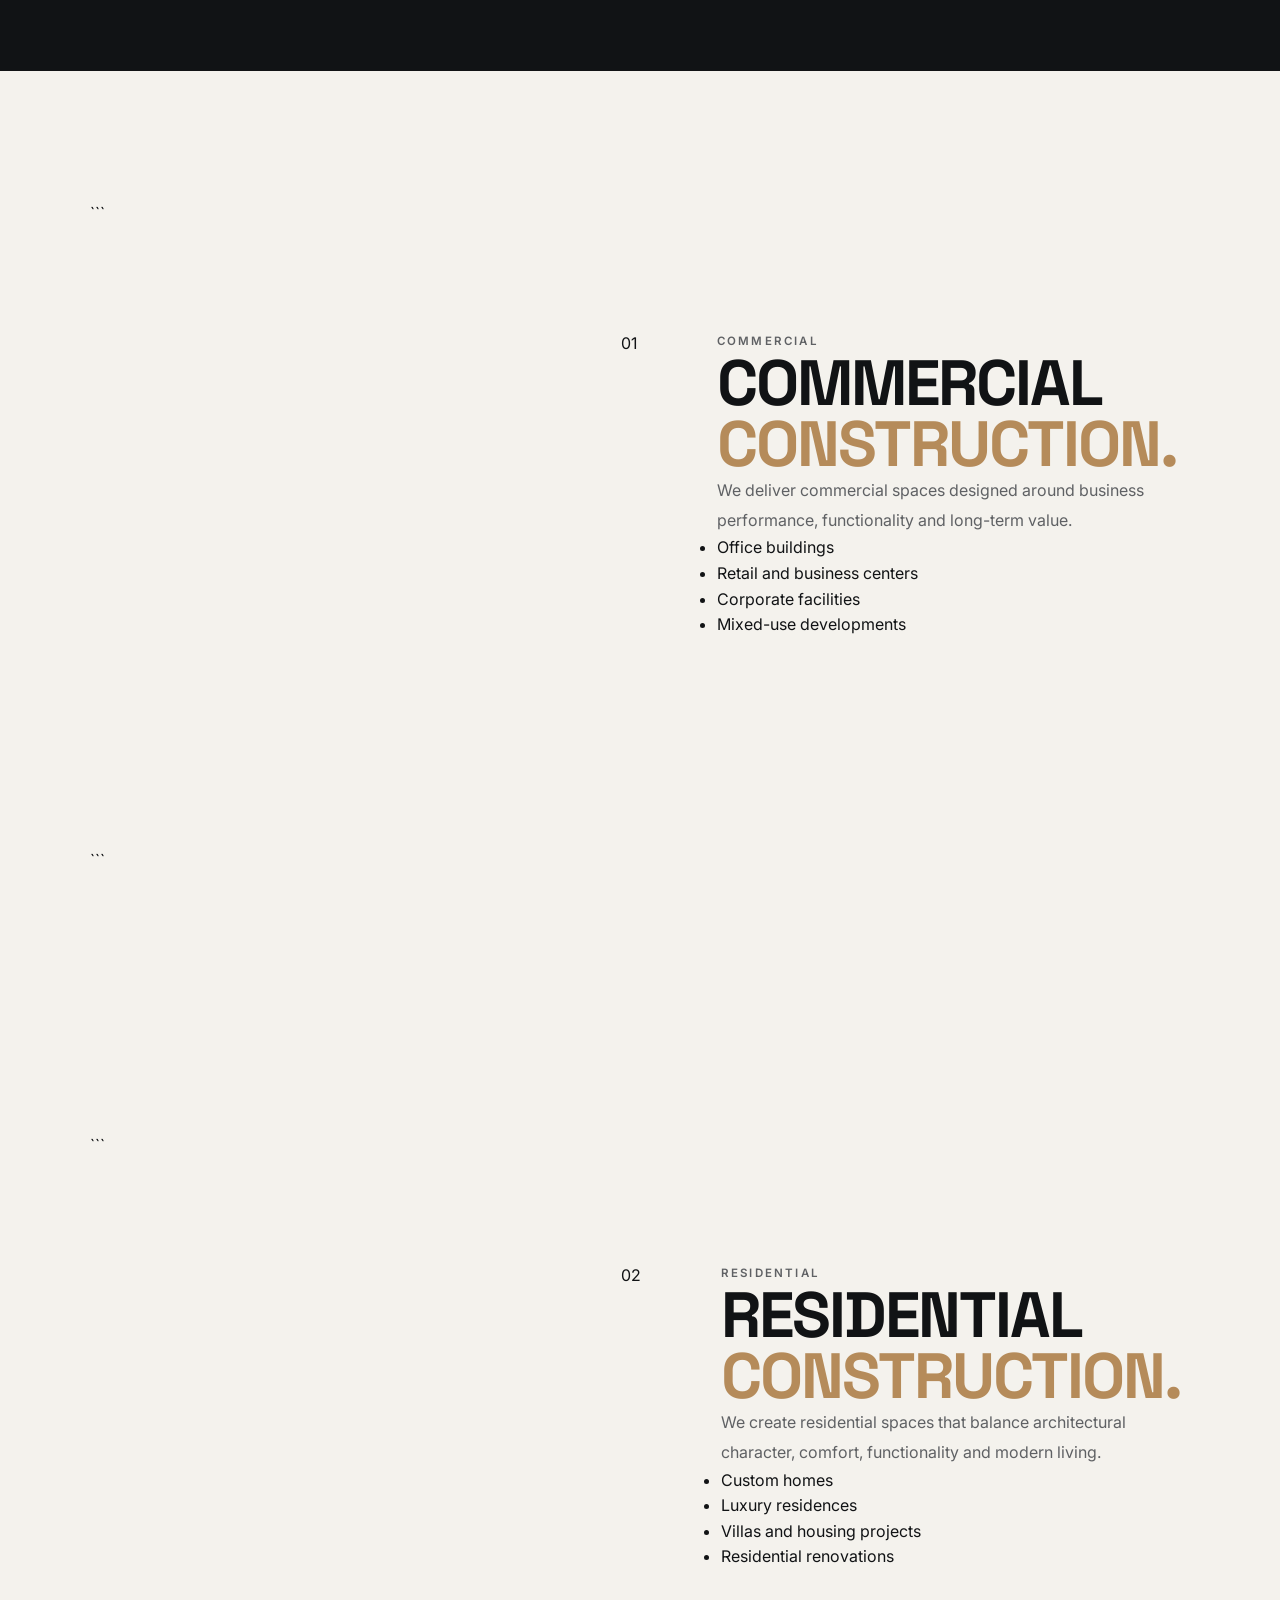
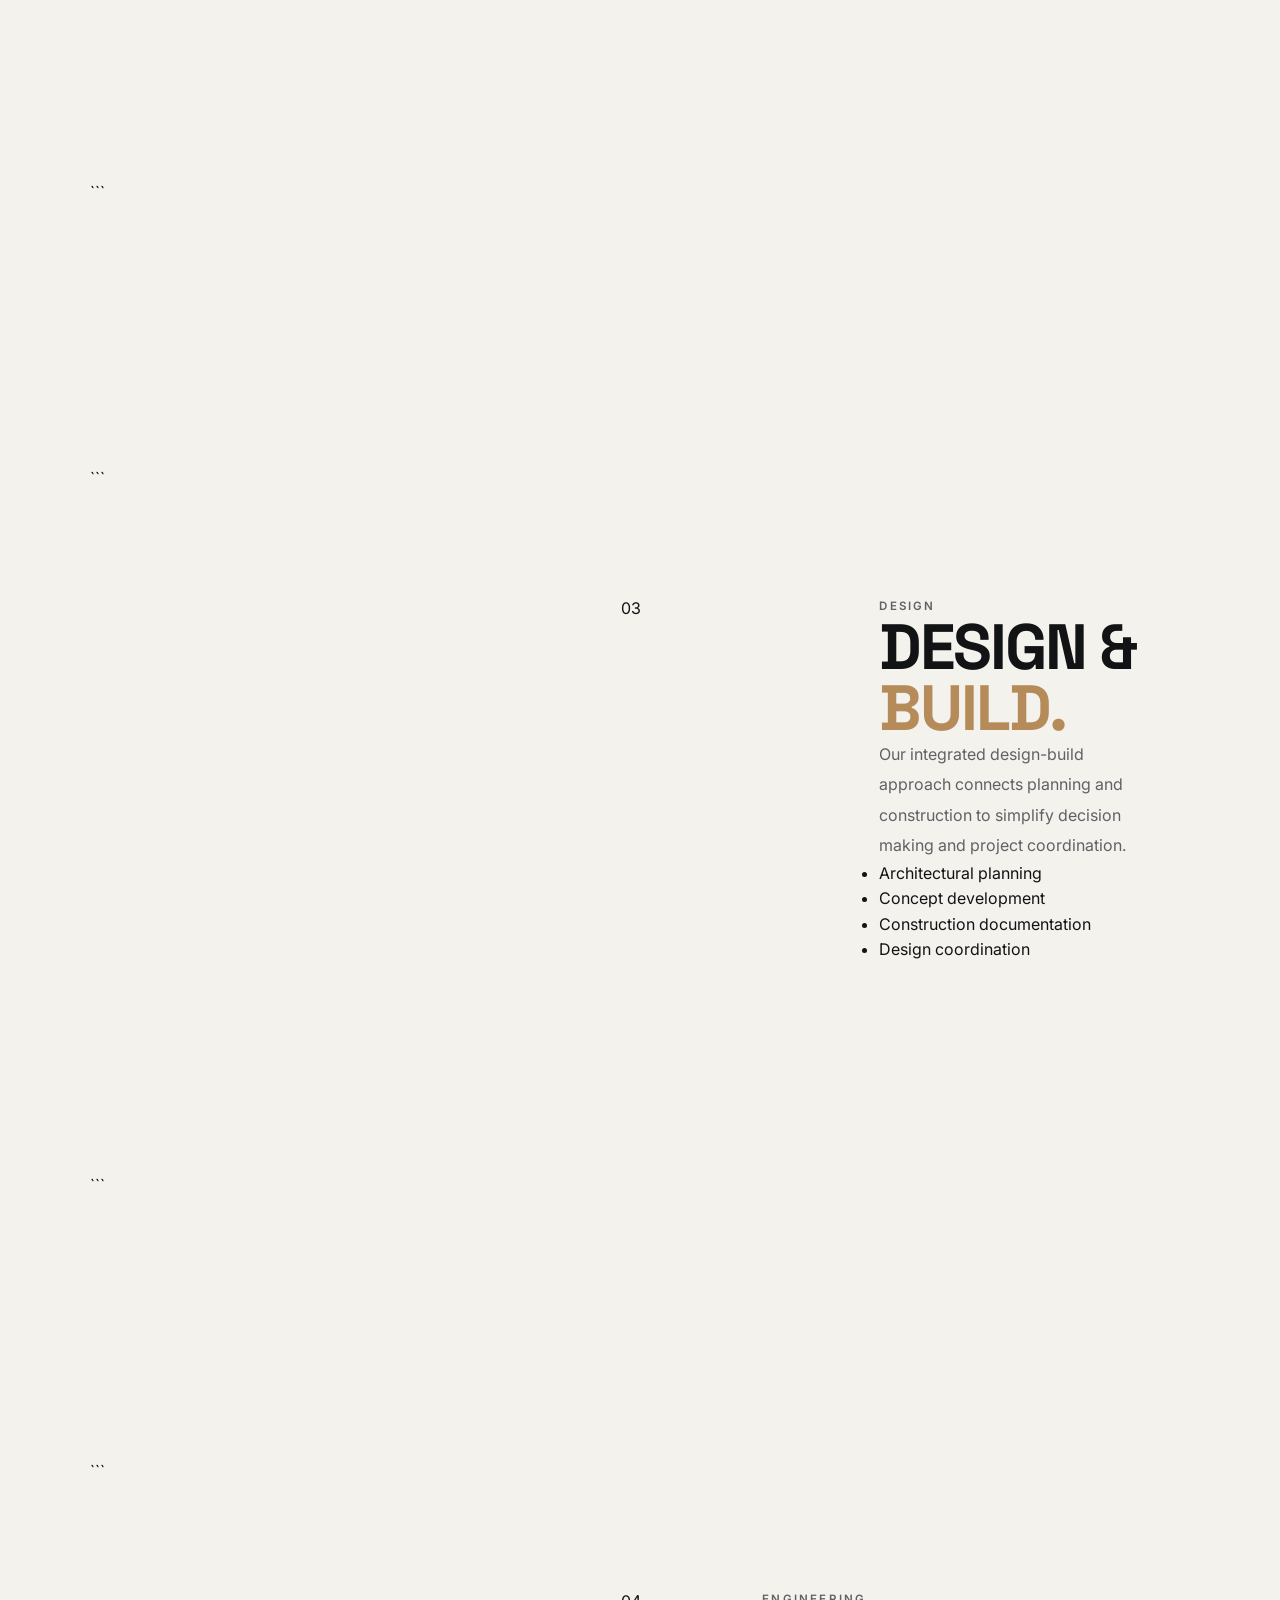
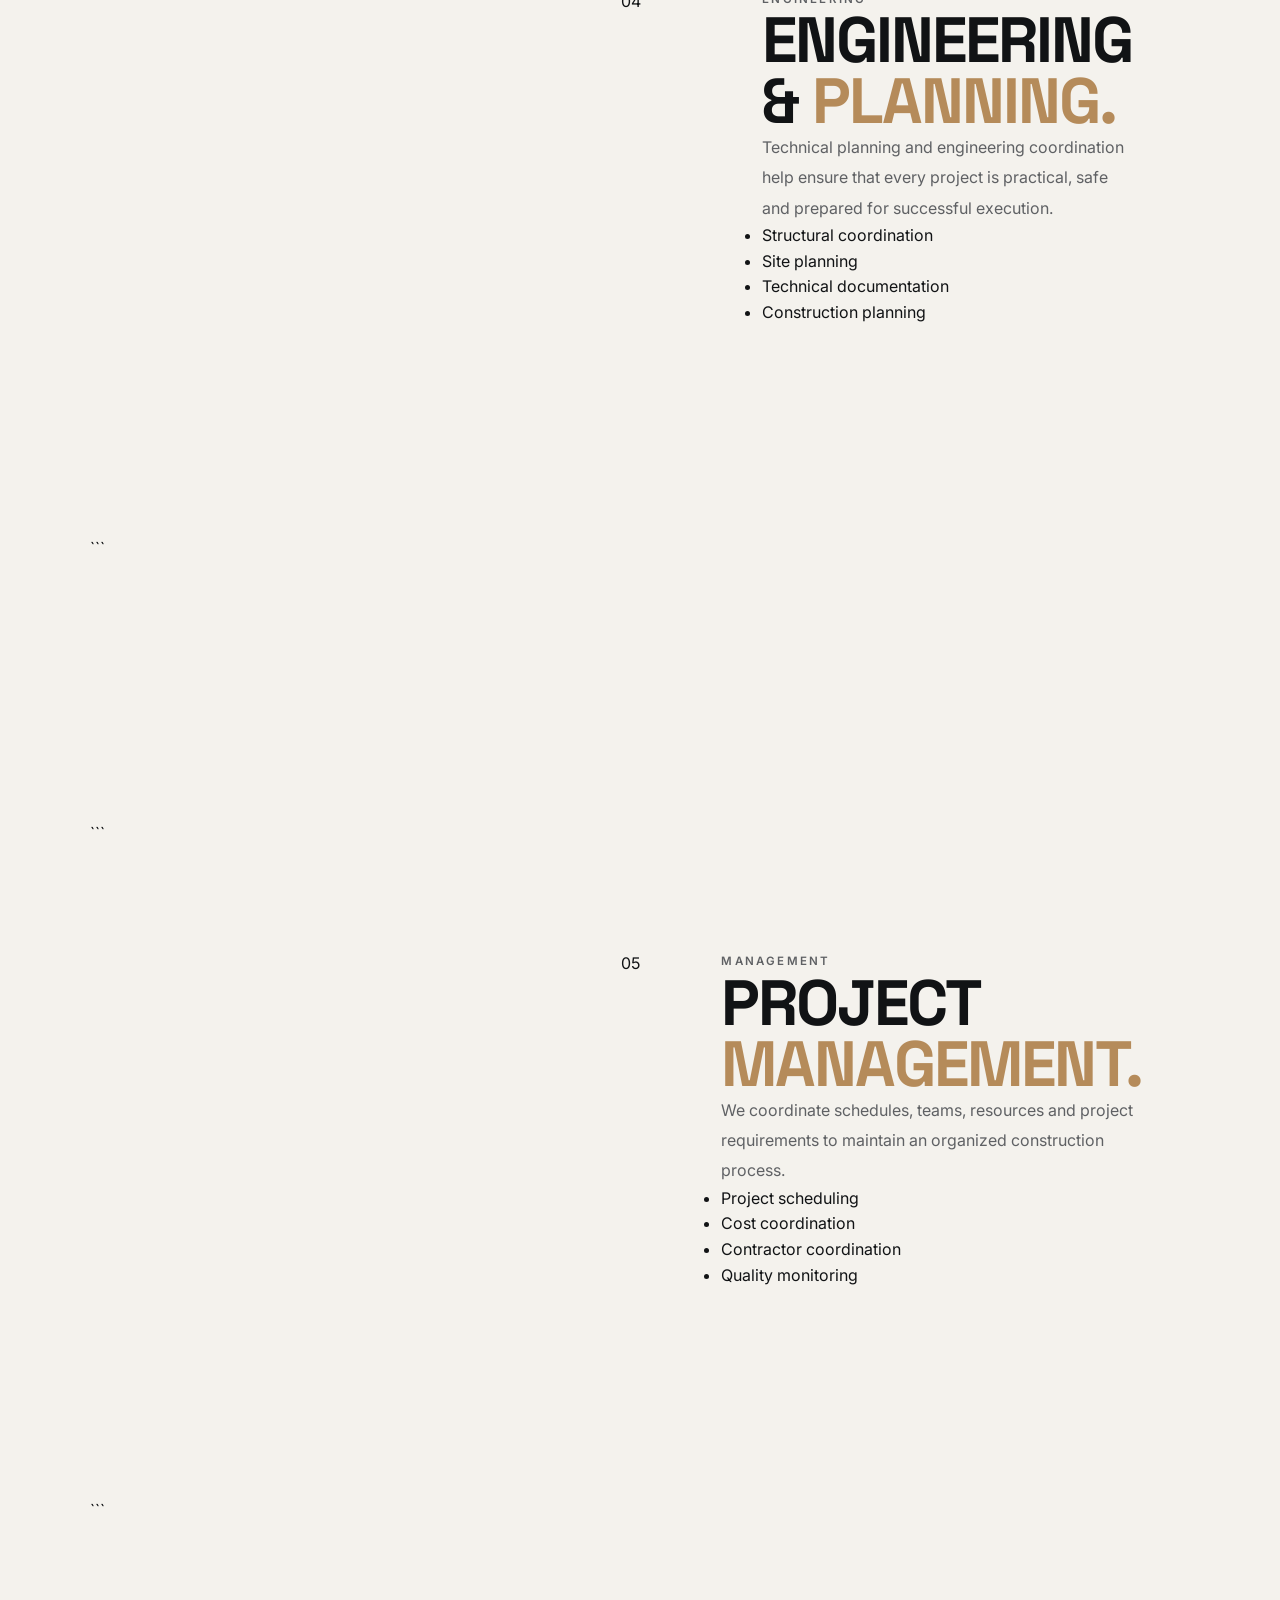
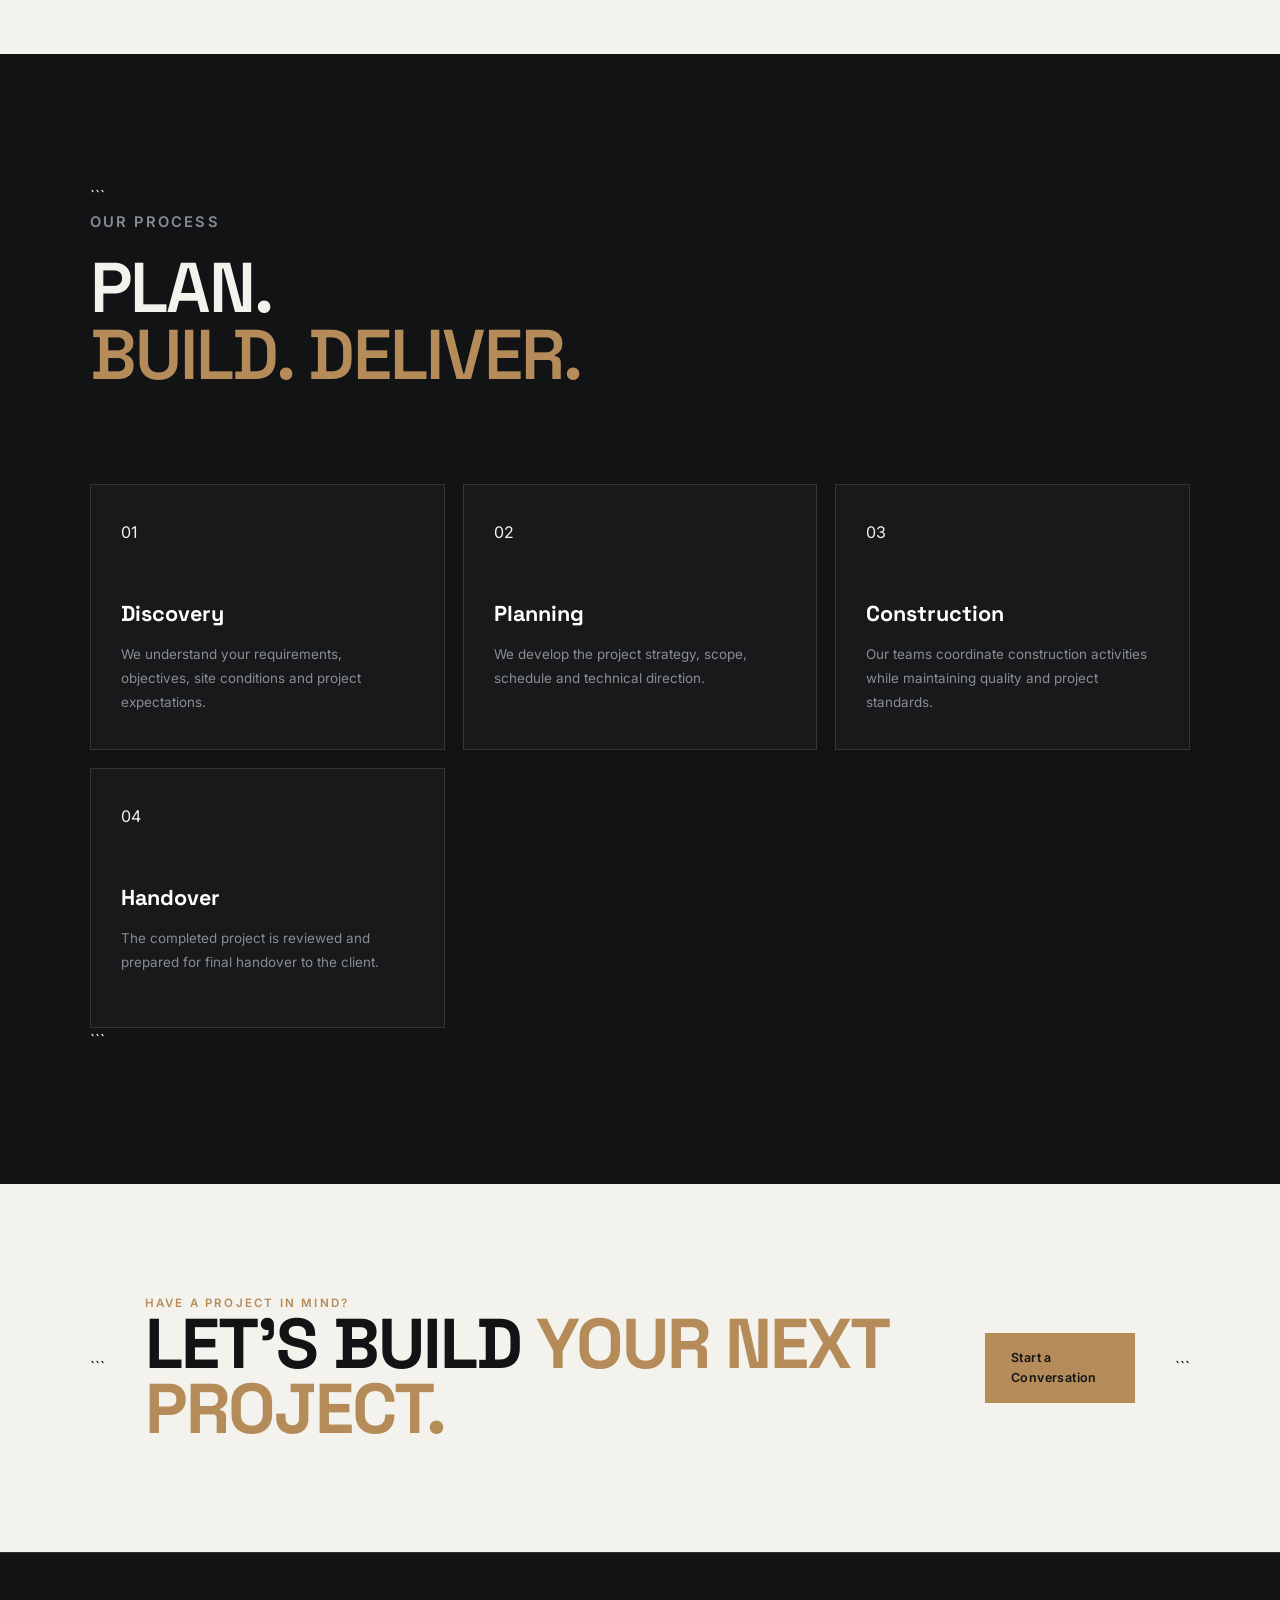
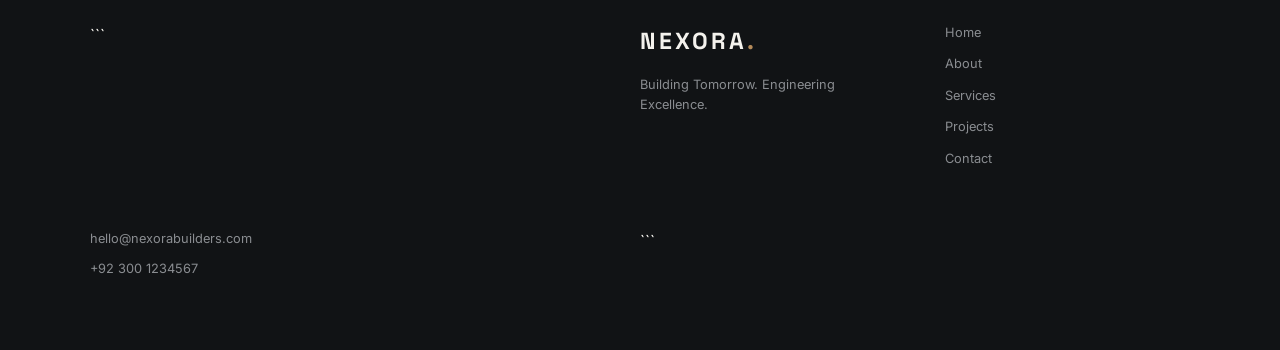
<file: services.html>
<!DOCTYPE html>

<html lang="en">

<head>
    <meta charset="UTF-8">
    <meta name="viewport" content="width=device-width, initial-scale=1.0">

```
<title>Services | Nexora Builders</title>

<meta
    name="description"
    content="Explore Nexora Builders construction, engineering, design and project management services."
>

<link rel="preconnect" href="https://fonts.googleapis.com">
<link rel="preconnect" href="https://fonts.gstatic.com" crossorigin>

<link
    href="https://fonts.googleapis.com/css2?family=Inter:wght@400;500;600;700&family=Space+Grotesk:wght@500;600;700&display=swap"
    rel="stylesheet"
>

<link rel="stylesheet" href="css/style.css">
```

</head>

<body>

<!-- PAGE LOADER -->

<div class="page-loader">

```
<div class="loader-content">

    <div class="loader-logo">
        NEXORA
    </div>

    <div class="loader-line"></div>

    <p>
        BUILDING TOMORROW
    </p>

</div>
```

</div>

<!-- =========================
     NAVBAR
========================= -->

<header class="navbar">

```
<a href="index.html" class="logo">
    NEXORA<span>.</span>
</a>

<nav class="nav-links" id="navLinks">

    <a href="index.html">
        Home
    </a>

    <a href="about.html">
        About
    </a>

    <a href="services.html" class="active">
        Services
    </a>

    <a href="projects.html">
        Projects
    </a>

    <a href="contact.html">
        Contact
    </a>

</nav>

<a href="contact.html" class="nav-button">
    Start a Project
</a>

<button
    class="menu-toggle"
    id="menuToggle"
    type="button"
    aria-label="Open navigation menu"
>
    ☰
</button>
```

</header>

<!-- =========================
     PAGE HERO
========================= -->

<section class="page-hero">

```
<div class="page-header">

    <p class="section-label">
        WHAT WE DO
    </p>

    <h1>
        BUILT AROUND
        <span>YOUR VISION.</span>
    </h1>

    <p>
        From architectural planning to final delivery,
        our integrated services help turn complex ideas
        into high-quality built environments.
    </p>

</div>
```

</section>

<!-- =========================
     SERVICES INTRO
========================= -->

<section class="page-section services-page">

```
<div class="services-content">

    <div>

        <p class="section-label">
            OUR CAPABILITIES
        </p>

        <h2>
            ONE TEAM.
            <span>EVERY STAGE.</span>
        </h2>

    </div>

    <div>

        <p>
            Nexora Builders brings design, engineering,
            construction and project management together
            through one coordinated process.
        </p>

        <p>
            Whether you are developing a commercial facility,
            residential property or industrial project,
            our team focuses on practical solutions,
            quality execution and clear communication.
        </p>

    </div>

</div>
```

</section>

<!-- =========================
     SERVICE 01
========================= -->

<section class="service-detail-section">

```
<div class="service-detail">

    <div class="service-number-large">
        01
    </div>

    <div class="service-detail-content">

        <p class="section-label">
            COMMERCIAL
        </p>

        <h2>
            COMMERCIAL
            <span>CONSTRUCTION.</span>
        </h2>

        <p>
            We deliver commercial spaces designed around
            business performance, functionality and long-term
            value.
        </p>

        <ul>

            <li>
                Office buildings
            </li>

            <li>
                Retail and business centers
            </li>

            <li>
                Corporate facilities
            </li>

            <li>
                Mixed-use developments
            </li>

        </ul>

    </div>

</div>
```

</section>

<!-- =========================
     SERVICE 02
========================= -->

<section class="service-detail-section">

```
<div class="service-detail">

    <div class="service-number-large">
        02
    </div>

    <div class="service-detail-content">

        <p class="section-label">
            RESIDENTIAL
        </p>

        <h2>
            RESIDENTIAL
            <span>CONSTRUCTION.</span>
        </h2>

        <p>
            We create residential spaces that balance
            architectural character, comfort, functionality
            and modern living.
        </p>

        <ul>

            <li>
                Custom homes
            </li>

            <li>
                Luxury residences
            </li>

            <li>
                Villas and housing projects
            </li>

            <li>
                Residential renovations
            </li>

        </ul>

    </div>

</div>
```

</section>

<!-- =========================
     SERVICE 03
========================= -->

<section class="service-detail-section">

```
<div class="service-detail">

    <div class="service-number-large">
        03
    </div>

    <div class="service-detail-content">

        <p class="section-label">
            DESIGN
        </p>

        <h2>
            DESIGN &
            <span>BUILD.</span>
        </h2>

        <p>
            Our integrated design-build approach connects
            planning and construction to simplify decision
            making and project coordination.
        </p>

        <ul>

            <li>
                Architectural planning
            </li>

            <li>
                Concept development
            </li>

            <li>
                Construction documentation
            </li>

            <li>
                Design coordination
            </li>

        </ul>

    </div>

</div>
```

</section>

<!-- =========================
     SERVICE 04
========================= -->

<section class="service-detail-section">

```
<div class="service-detail">

    <div class="service-number-large">
        04
    </div>

    <div class="service-detail-content">

        <p class="section-label">
            ENGINEERING
        </p>

        <h2>
            ENGINEERING &
            <span>PLANNING.</span>
        </h2>

        <p>
            Technical planning and engineering coordination
            help ensure that every project is practical,
            safe and prepared for successful execution.
        </p>

        <ul>

            <li>
                Structural coordination
            </li>

            <li>
                Site planning
            </li>

            <li>
                Technical documentation
            </li>

            <li>
                Construction planning
            </li>

        </ul>

    </div>

</div>
```

</section>

<!-- =========================
     SERVICE 05
========================= -->

<section class="service-detail-section">

```
<div class="service-detail">

    <div class="service-number-large">
        05
    </div>

    <div class="service-detail-content">

        <p class="section-label">
            MANAGEMENT
        </p>

        <h2>
            PROJECT
            <span>MANAGEMENT.</span>
        </h2>

        <p>
            We coordinate schedules, teams, resources and
            project requirements to maintain an organized
            construction process.
        </p>

        <ul>

            <li>
                Project scheduling
            </li>

            <li>
                Cost coordination
            </li>

            <li>
                Contractor coordination
            </li>

            <li>
                Quality monitoring
            </li>

        </ul>

    </div>

</div>
```

</section>

<!-- =========================
     PROCESS
========================= -->

<section class="page-section">

```
<div class="section-heading">

    <div>

        <p class="section-label">
            OUR PROCESS
        </p>

        <h2>
            PLAN.
            <span>BUILD. DELIVER.</span>
        </h2>

    </div>

</div>


<div class="feature-grid">

    <article class="feature-card">

        <span>
            01
        </span>

        <h3>
            Discovery
        </h3>

        <p>
            We understand your requirements, objectives,
            site conditions and project expectations.
        </p>

    </article>


    <article class="feature-card">

        <span>
            02
        </span>

        <h3>
            Planning
        </h3>

        <p>
            We develop the project strategy, scope,
            schedule and technical direction.
        </p>

    </article>


    <article class="feature-card">

        <span>
            03
        </span>

        <h3>
            Construction
        </h3>

        <p>
            Our teams coordinate construction activities
            while maintaining quality and project standards.
        </p>

    </article>


    <article class="feature-card">

        <span>
            04
        </span>

        <h3>
            Handover
        </h3>

        <p>
            The completed project is reviewed and prepared
            for final handover to the client.
        </p>

    </article>

</div>
```

</section>

<!-- =========================
     CTA
========================= -->

<section class="page-cta">

```
<div>

    <p class="section-label">
        HAVE A PROJECT IN MIND?
    </p>

    <h2>
        LET'S BUILD
        <span>YOUR NEXT PROJECT.</span>
    </h2>

</div>

<a
    href="contact.html"
    class="btn btn-primary"
>
    Start a Conversation
</a>
```

</section>

<!-- =========================
     FOOTER
========================= -->

<footer class="footer">

```
<div class="footer-brand">

    <a
        href="index.html"
        class="logo"
    >
        NEXORA<span>.</span>
    </a>

    <p>
        Building Tomorrow. Engineering Excellence.
    </p>

</div>


<div class="footer-links">

    <a href="index.html">
        Home
    </a>

    <a href="about.html">
        About
    </a>

    <a href="services.html">
        Services
    </a>

    <a href="projects.html">
        Projects
    </a>

    <a href="contact.html">
        Contact
    </a>

</div>


<div class="footer-contact">

    <p>
        hello@nexorabuilders.com
    </p>

    <p>
        +92 300 1234567
    </p>

</div>
```

</footer>

<script src="js/script.js"></script>

</body>
</html>
</file>
<file: css/style.css>
/* =========================================================
   ROOT
========================================================= */

:root {
    --charcoal: #111315;
    --charcoal-2: #17191b;
    --charcoal-3: #1e2022;

    --warm-white: #f4f2ed;
    --white: #ffffff;

    --gray: #8a8d91;
    --light-gray: #b7b9bb;

    --bronze: #b58b5a;
    --bronze-light: #c9a576;

    --border: rgba(255, 255, 255, 0.12);
    --border-light: rgba(255, 255, 255, 0.2);

    --container: 1400px;
}


/* =========================================================
   RESET
========================================================= */

* {
    margin: 0;
    padding: 0;
    box-sizing: border-box;
}

html {
    scroll-behavior: smooth;
}

body {
    background: var(--charcoal);
    color: var(--warm-white);
    font-family: "Inter", sans-serif;
    line-height: 1.6;
    overflow-x: hidden;
}

img {
    display: block;
    width: 100%;
}

a {
    color: inherit;
    text-decoration: none;
}

button,
input,
textarea,
select {
    font-family: inherit;
}


/* =========================================================
   CONTAINER
========================================================= */

.container {
    width: min(100% - 14%, var(--container));
    margin: 0 auto;
}


/* =========================================================
   NAVBAR
========================================================= */

.navbar {
    position: absolute;
    top: 0;
    left: 0;

    width: 100%;
    min-height: 90px;

    padding: 22px 7%;

    display: flex;
    align-items: center;
    justify-content: space-between;

    z-index: 1000;

    border-bottom: 1px solid rgba(255, 255, 255, 0.06);
}


/* LOGO */

.logo {
    position: relative;
    z-index: 1002;

    font-family: "Space Grotesk", sans-serif;
    font-size: 1.45rem;
    font-weight: 700;

    letter-spacing: 3px;
    white-space: nowrap;
}

.logo span {
    color: var(--bronze);
}


/* NAVIGATION */

.nav-links {
    display: flex;
    align-items: center;
    justify-content: center;

    gap: 34px;
}

.nav-links a {
    position: relative;

    color: rgba(255, 255, 255, 0.75);

    font-size: 0.82rem;
    font-weight: 500;

    letter-spacing: 0.3px;

    transition: color 0.3s ease;
}

.nav-links a:hover,
.nav-links a.active {
    color: var(--white);
}


/* NAV UNDERLINE */

.nav-links a::after {
    content: "";

    position: absolute;

    left: 0;
    bottom: -8px;

    width: 0;
    height: 1px;

    background: var(--bronze);

    transition: width 0.3s ease;
}

.nav-links a:hover::after,
.nav-links a.active::after {
    width: 100%;
}


/* NAV BUTTON */

.nav-button {
    position: relative;

    display: inline-flex;

    align-items: center;
    justify-content: center;

    padding: 12px 21px;

    border: 1px solid var(--bronze);

    color: var(--white);

    font-size: 0.78rem;
    font-weight: 600;

    letter-spacing: 0.4px;

    transition:
        background 0.3s ease,
        color 0.3s ease,
        transform 0.3s ease;
}

.nav-button:hover {
    background: var(--bronze);
    color: var(--charcoal);

    transform: translateY(-2px);
}


/* MOBILE BUTTON */

.menu-toggle {
    display: none;

    position: relative;
    z-index: 1002;

    width: 44px;
    height: 44px;

    border: 1px solid var(--border-light);

    background: transparent;

    color: var(--white);

    font-size: 1.4rem;

    cursor: pointer;

    align-items: center;
    justify-content: center;

    transition:
        border-color 0.3s ease,
        color 0.3s ease;
}

.menu-toggle:hover {
    border-color: var(--bronze);
    color: var(--bronze);
}


/* =========================================================
   HERO
========================================================= */

.hero {
    position: relative;

    min-height: 100vh;

    display: flex;
    align-items: center;

    padding: 150px 7% 100px;

    overflow: hidden;

    background:
        linear-gradient(
            90deg,
            rgba(17, 19, 21, 0.98) 0%,
            rgba(17, 19, 21, 0.82) 45%,
            rgba(17, 19, 21, 0.38) 100%
        ),
        url("../images/hero.jpg") center center / cover no-repeat;
}


/* HERO DECORATION */

.hero::before {
    content: "";

    position: absolute;

    top: 0;
    right: 10%;

    width: 1px;
    height: 100%;

    background: rgba(255, 255, 255, 0.08);
}

.hero::after {
    content: "";

    position: absolute;

    left: 7%;
    bottom: 40px;

    width: 120px;
    height: 1px;

    background: var(--bronze);
}


/* HERO CONTENT */

.hero-content {
    position: relative;

    z-index: 5;

    width: 100%;
    max-width: 1050px;

    transform-style: preserve-3d;

    transition: transform 0.25s ease-out;

    will-change: transform;
}


/* LABEL */

.section-label {
    color: var(--bronze);

    font-size: 0.72rem;

    font-weight: 600;

    letter-spacing: 2.2px;

    text-transform: uppercase;
}


/* HERO TITLE */

.hero h1 {
    margin: 25px 0 32px;

    max-width: 1050px;

    font-family: "Space Grotesk", sans-serif;

    font-size: clamp(4rem, 9vw, 9rem);

    font-weight: 600;

    line-height: 0.88;

    letter-spacing: -4px;

    color: var(--white);
}

.hero h1 span {
    display: block;

    color: var(--bronze);
}


/* HERO DESCRIPTION */

.hero-description {
    max-width: 570px;

    color: rgba(244, 242, 237, 0.72);

    font-size: 0.98rem;

    line-height: 1.9;
}


/* =========================================================
   HERO BUTTONS
========================================================= */

.hero-actions {
    position: relative;

    z-index: 10;

    display: flex;

    align-items: center;

    gap: 14px;

    margin-top: 36px;

    flex-wrap: wrap;
}

.hero-actions .btn {
    position: relative;

    z-index: 10;
}


/* =========================================================
   BUTTON
========================================================= */

.btn {
    display: inline-flex;

    align-items: center;
    justify-content: center;

    min-height: 50px;

    padding: 14px 25px;

    border: 1px solid transparent;

    font-size: 0.78rem;

    font-weight: 600;

    letter-spacing: 0.4px;

    cursor: pointer;

    transition:
        background 0.3s ease,
        border-color 0.3s ease,
        color 0.3s ease,
        transform 0.3s ease;
}

.btn:hover {
    transform: translateY(-3px);
}


/* PRIMARY */

.btn-primary {
    background: var(--bronze);

    color: var(--charcoal);
}

.btn-primary:hover {
    background: var(--bronze-light);
}


/* SECONDARY */

.btn-secondary {
    border-color: rgba(255, 255, 255, 0.3);

    background: rgba(255, 255, 255, 0.02);

    color: var(--white);
}

.btn-secondary:hover {
    border-color: var(--bronze);

    color: var(--bronze);
}


/* =========================================================
   HERO INFO
========================================================= */

.hero-info {
    position: relative;

    z-index: 5;

    display: grid;

    grid-template-columns: repeat(3, 1fr);

    gap: 28px;

    max-width: 780px;

    margin-top: 75px;
}

.hero-info-item {
    padding-top: 17px;

    border-top: 1px solid rgba(255, 255, 255, 0.2);
}

.hero-info-item span {
    display: block;

    margin-bottom: 6px;

    color: var(--bronze);

    font-size: 0.7rem;

    font-weight: 600;
}

.hero-info-item p {
    color: var(--white);

    font-family: "Space Grotesk", sans-serif;

    font-size: 0.85rem;

    letter-spacing: 1.5px;
}


/* =========================================================
   INTRO SECTION
========================================================= */

.intro-section {
    display: grid;

    grid-template-columns: 0.6fr 2fr;

    gap: 80px;

    padding: 130px 7%;

    background: var(--warm-white);

    color: var(--charcoal);
}

.intro-label {
    padding-top: 10px;
}

.intro-content {
    max-width: 950px;
}

.intro-content h2 {
    margin-bottom: 30px;

    font-family: "Space Grotesk", sans-serif;

    font-size: clamp(2.8rem, 5.5vw, 5.5rem);

    font-weight: 600;

    line-height: 0.95;

    letter-spacing: -2px;
}

.intro-content h2 span {
    display: block;

    color: var(--bronze);
}

.intro-content p {
    max-width: 700px;

    margin-bottom: 30px;

    color: #5f6164;

    font-size: 0.98rem;

    line-height: 1.9;
}


/* =========================================================
   TEXT LINK
========================================================= */

.text-link {
    display: inline-flex;

    align-items: center;

    color: var(--bronze);

    font-size: 0.78rem;

    font-weight: 600;

    letter-spacing: 0.5px;

    transition:
        color 0.3s ease,
        transform 0.3s ease;
}

.text-link:hover {
    color: var(--charcoal);

    transform: translateX(4px);
}


/* =========================================================
   STATS
========================================================= */

.stats-section {
    display: grid;

    grid-template-columns: repeat(4, 1fr);

    gap: 30px;

    padding: 90px 7%;

    background: var(--charcoal);

    border-top: 1px solid var(--border);

    border-bottom: 1px solid var(--border);
}

.stat {
    padding-right: 25px;

    border-right: 1px solid var(--border);
}

.stat:last-child {
    border-right: none;
}

.stat strong {
    display: block;

    margin-bottom: 10px;

    color: var(--bronze);

    font-family: "Space Grotesk", sans-serif;

    font-size: clamp(2.8rem, 5vw, 4.8rem);

    font-weight: 500;

    line-height: 1;
}

.stat span {
    color: var(--gray);

    font-size: 0.78rem;

    letter-spacing: 0.5px;
}


/* =========================================================
   SERVICES SECTION
========================================================= */

.services-section {
    padding: 130px 7%;

    background: var(--charcoal);
}

.section-heading {
    display: flex;

    align-items: flex-end;

    justify-content: space-between;

    gap: 40px;

    margin-bottom: 65px;
}

.section-heading h2 {
    margin-top: 18px;

    font-family: "Space Grotesk", sans-serif;

    font-size: clamp(2.8rem, 5.5vw, 5.5rem);

    font-weight: 600;

    line-height: 0.95;

    letter-spacing: -2px;
}

.section-heading h2 span {
    display: block;

    color: var(--bronze);
}


/* SERVICE GRID */

.service-grid {
    display: grid;

    grid-template-columns: repeat(3, 1fr);

    gap: 18px;
}


/* SERVICE CARD */

.service-card {
    position: relative;

    min-height: 370px;

    padding: 38px 32px;

    border: 1px solid var(--border);

    background: var(--charcoal-2);

    overflow: hidden;

    transition:
        transform 0.4s ease,
        border-color 0.4s ease,
        background 0.4s ease;
}

.service-card::before {
    content: "";

    position: absolute;

    top: 0;
    left: 0;

    width: 0;
    height: 2px;

    background: var(--bronze);

    transition: width 0.4s ease;
}

.service-card:hover {
    transform: translateY(-8px);

    border-color: rgba(181, 139, 90, 0.5);

    background: var(--charcoal-3);
}

.service-card:hover::before {
    width: 100%;
}

.service-number {
    color: var(--bronze);

    font-size: 0.7rem;

    font-weight: 600;

    letter-spacing: 1px;
}

.service-card h3 {
    max-width: 300px;

    margin-top: 75px;

    margin-bottom: 20px;

    font-family: "Space Grotesk", sans-serif;

    font-size: 1.45rem;

    line-height: 1.2;
}

.service-card p {
    color: var(--gray);

    font-size: 0.86rem;

    line-height: 1.8;
}

.service-card a {
    position: absolute;

    left: 32px;
    bottom: 30px;

    color: var(--bronze);

    font-size: 0.75rem;

    font-weight: 600;
}


/* =========================================================
   PROJECTS
========================================================= */

.projects-section {
    padding: 130px 7%;

    background: #151719;
}

.featured-projects {
    display: grid;

    grid-template-columns: repeat(2, 1fr);

    gap: 35px;
}

.featured-project {
    min-width: 0;
}


/* PROJECT IMAGE */

.project-image {
    position: relative;

    overflow: hidden;

    aspect-ratio: 4 / 3;

    background: var(--charcoal-3);
}

.project-image img {
    width: 100%;
    height: 100%;

    object-fit: cover;

    transition: transform 0.7s ease;
}

.featured-project:hover .project-image img {
    transform: scale(1.06);
}


/* PROJECT OVERLAY */

.project-overlay {
    position: absolute;

    inset: 0;

    display: flex;

    align-items: center;

    justify-content: center;

    background: rgba(17, 19, 21, 0.75);

    opacity: 0;

    transition: opacity 0.4s ease;
}

.featured-project:hover .project-overlay {
    opacity: 1;
}

.project-overlay span {
    padding: 13px 20px;

    border: 1px solid rgba(255, 255, 255, 0.5);

    color: var(--white);

    font-size: 0.7rem;

    letter-spacing: 1px;
}


/* PROJECT INFO */

.project-info {
    display: flex;

    align-items: flex-end;

    justify-content: space-between;

    gap: 20px;

    padding: 24px 0 0;
}

.project-info h3 {
    margin-top: 8px;

    font-family: "Space Grotesk", sans-serif;

    font-size: 1.35rem;

    font-weight: 500;
}

.project-details-link {
    color: var(--bronze);

    font-size: 0.72rem;

    font-weight: 600;

    white-space: nowrap;
}


/* =========================================================
   GENERIC PROJECT CARD
========================================================= */

.project-grid {
    display: grid;

    grid-template-columns: repeat(3, 1fr);

    gap: 22px;
}

.project-card {
    position: relative;

    overflow: hidden;

    border: 1px solid var(--border);

    background: var(--charcoal-2);

    transition:
        transform 0.4s ease,
        border-color 0.4s ease;
}

.project-card:hover {
    transform: translateY(-7px);

    border-color: rgba(181, 139, 90, 0.5);
}

.project-card img {
    aspect-ratio: 4 / 3;

    object-fit: cover;

    transition: transform 0.6s ease;
}

.project-card:hover img {
    transform: scale(1.05);
}

.project-card-content {
    padding: 25px;
}

.project-card h3 {
    margin: 8px 0;

    font-family: "Space Grotesk", sans-serif;

    font-size: 1.25rem;
}

.project-card p {
    color: var(--gray);

    font-size: 0.82rem;
}


/* =========================================================
   PROJECT FILTERS
========================================================= */

.project-filters {
    display: flex;

    align-items: center;

    gap: 10px;

    margin-bottom: 45px;

    flex-wrap: wrap;
}

.filter-btn {
    padding: 10px 18px;

    border: 1px solid var(--border);

    background: transparent;

    color: var(--gray);

    font-size: 0.75rem;

    cursor: pointer;

    transition:
        background 0.3s ease,
        color 0.3s ease,
        border-color 0.3s ease;
}

.filter-btn:hover,
.filter-btn.active {
    border-color: var(--bronze);

    background: var(--bronze);

    color: var(--charcoal);
}


/* =========================================================
   CTA
========================================================= */

.cta-section {
    display: flex;

    align-items: center;

    justify-content: space-between;

    gap: 50px;

    padding: 120px 7%;

    background: var(--warm-white);

    color: var(--charcoal);
}

.cta-section h2 {
    margin-top: 18px;

    font-family: "Space Grotesk", sans-serif;

    font-size: clamp(3rem, 6vw, 6rem);

    font-weight: 600;

    line-height: 0.9;

    letter-spacing: -2px;
}

.cta-section h2 span {
    display: block;

    color: var(--bronze);
}


/* =========================================================
   CONTACT
========================================================= */

.contact-wrapper {
    display: grid;

    grid-template-columns: 0.8fr 1.2fr;

    gap: 70px;

    padding: 130px 7%;
}

.contact-wrapper h2 {
    margin-top: 18px;

    font-family: "Space Grotesk", sans-serif;

    font-size: clamp(3rem, 5vw, 5rem);

    line-height: 0.95;
}

.contact-wrapper h2 span {
    display: block;

    color: var(--bronze);
}

.contact-form {
    display: flex;

    flex-direction: column;

    gap: 18px;
}

.contact-form label {
    color: var(--light-gray);

    font-size: 0.75rem;

    font-weight: 500;
}

.contact-form input,
.contact-form textarea,
.contact-form select {
    width: 100%;

    padding: 15px 16px;

    border: 1px solid var(--border);

    outline: none;

    background: var(--charcoal-2);

    color: var(--white);

    font-size: 0.85rem;

    transition: border-color 0.3s ease;
}

.contact-form input:focus,
.contact-form textarea:focus,
.contact-form select:focus {
    border-color: var(--bronze);
}

.contact-form textarea {
    min-height: 160px;

    resize: vertical;
}

#formMessage {
    font-size: 0.8rem;

    min-height: 22px;
}


/* =========================================================
   FOOTER
========================================================= */

.footer {
    display: grid;

    grid-template-columns: 2fr 1fr 1fr;

    gap: 60px;

    padding: 70px 7%;

    border-top: 1px solid var(--border);

    background: var(--charcoal);
}

.footer-brand p {
    max-width: 320px;

    margin-top: 15px;

    color: var(--gray);

    font-size: 0.8rem;
}

.footer-links {
    display: flex;

    flex-direction: column;

    gap: 11px;
}

.footer-links a {
    color: var(--gray);

    font-size: 0.8rem;

    transition: color 0.3s ease;
}

.footer-links a:hover {
    color: var(--bronze);
}

.footer-contact {
    color: var(--gray);

    font-size: 0.8rem;
}

.footer-contact p + p {
    margin-top: 10px;
}


/* =========================================================
   PAGE LOADER
========================================================= */

.page-loader {
    position: fixed;

    inset: 0;

    z-index: 9999;

    display: flex;

    align-items: center;

    justify-content: center;

    background: var(--charcoal);

    opacity: 1;

    visibility: visible;

    transition:
        opacity 0.6s ease,
        visibility 0.6s ease;
}

.page-loader.hidden {
    opacity: 0;

    visibility: hidden;
}

.loader-content {
    text-align: center;
}

.loader-logo {
    font-family: "Space Grotesk", sans-serif;

    font-size: 2rem;

    font-weight: 700;

    letter-spacing: 4px;
}

.loader-line {
    width: 150px;

    height: 1px;

    margin: 18px auto;

    background: var(--bronze);
}

.loader-content p {
    color: var(--gray);

    font-size: 0.65rem;

    letter-spacing: 2px;
}


/* =========================================================
   SCROLL REVEAL
========================================================= */

.reveal {
    opacity: 0;

    transform: translateY(45px);

    transition:
        opacity 0.8s ease,
        transform 0.8s ease;
}

.reveal.active {
    opacity: 1;

    transform: translateY(0);
}


/* =========================================================
   INNER PAGE HERO
========================================================= */

.page-hero,
.inner-hero,
.page-header {
    position: relative;

    min-height: 58vh;

    display: flex;

    align-items: flex-end;

    padding: 150px 7% 80px;

    overflow: hidden;

    background:
        linear-gradient(
            90deg,
            rgba(17, 19, 21, 0.98) 0%,
            rgba(17, 19, 21, 0.82) 45%,
            rgba(17, 19, 21, 0.38) 100%
        ),
        url("../images/hero.jpg") center center / cover no-repeat;

    border-bottom: 1px solid var(--border);
}

.page-hero::before,
.inner-hero::before,
.page-header::before {
    content: "";

    position: absolute;

    top: 0;
    right: 10%;

    width: 1px;
    height: 100%;

    background: rgba(255, 255, 255, 0.08);
}

.page-hero::after,
.inner-hero::after,
.page-header::after {
    content: "";

    position: absolute;

    left: 7%;
    bottom: 35px;

    width: 120px;
    height: 1px;

    background: var(--bronze);
}

.page-hero-content,
.inner-hero-content,
.page-header-content {
    position: relative;

    z-index: 5;

    width: 100%;

    max-width: 1050px;
}

.page-hero h1,
.inner-hero h1,
.page-header h1 {
    margin: 20px 0 20px;

    font-family: "Space Grotesk", sans-serif;

    font-size: clamp(4rem, 8vw, 8rem);

    font-weight: 600;

    line-height: 0.9;

    letter-spacing: -3px;

    color: var(--white);
}

.page-hero h1 span,
.inner-hero h1 span,
.page-header h1 span {
    color: var(--bronze);
}

.page-hero p,
.inner-hero p,
.page-header p {
    max-width: 650px;

    color: rgba(244, 242, 237, 0.72);

    font-size: 0.95rem;

    line-height: 1.9;
}


/* =========================================================
   GENERIC INNER PAGE SECTION
========================================================= */

.page-section {
    padding: 130px 7%;

    background: var(--charcoal);
}

.page-section.light {
    background: var(--warm-white);

    color: var(--charcoal);
}

.page-section h2 {
    margin-bottom: 25px;

    font-family: "Space Grotesk", sans-serif;

    font-size: clamp(2.8rem, 5.5vw, 5.5rem);

    font-weight: 600;

    line-height: 0.95;

    letter-spacing: -2px;
}

.page-section h2 span {
    color: var(--bronze);
}

.page-section h3 {
    font-family: "Space Grotesk", sans-serif;

    font-size: 1.4rem;

    line-height: 1.2;
}

.page-section p {
    color: var(--gray);

    font-size: 0.92rem;

    line-height: 1.9;
}


/* =========================================================
   ABOUT PAGE
========================================================= */

.about-section {
    padding: 130px 7%;

    background: var(--warm-white);

    color: var(--charcoal);
}

.about-section h2 {
    max-width: 950px;

    font-family: "Space Grotesk", sans-serif;

    font-size: clamp(3rem, 6vw, 6rem);

    line-height: 0.92;

    letter-spacing: -2px;
}

.about-section h2 span {
    color: var(--bronze);
}

.about-section p {
    max-width: 700px;

    color: #5f6164;

    font-size: 0.95rem;

    line-height: 1.9;
}

.about-content {
    max-width: 1100px;

    margin: 0 auto;
}

.about-content > * + * {
    margin-top: 25px;
}

.about-image {
    position: relative;

    overflow: hidden;

    margin-top: 70px;

    border: 1px solid rgba(17, 19, 21, 0.12);

    background: var(--charcoal);
}

.about-image img {
    width: 100%;

    max-height: 650px;

    object-fit: cover;

    transition: transform 0.7s ease;
}

.about-image:hover img {
    transform: scale(1.04);
}


/* =========================================================
   ABOUT CARDS
========================================================= */

.values-grid,
.about-grid,
.feature-grid {
    display: grid;

    grid-template-columns: repeat(3, 1fr);

    gap: 18px;

    margin-top: 70px;
}

.value-card,
.about-card,
.feature-card {
    position: relative;

    min-height: 260px;

    padding: 35px 30px;

    border: 1px solid var(--border);

    background: var(--charcoal-2);

    transition:
        transform 0.4s ease,
        border-color 0.4s ease,
        background 0.4s ease;
}

.value-card::before,
.about-card::before,
.feature-card::before {
    content: "";

    position: absolute;

    top: 0;
    left: 0;

    width: 0;
    height: 2px;

    background: var(--bronze);

    transition: width 0.4s ease;
}

.value-card:hover,
.about-card:hover,
.feature-card:hover {
    transform: translateY(-8px);

    border-color: rgba(181, 139, 90, 0.5);

    background: var(--charcoal-3);
}

.value-card:hover::before,
.about-card:hover::before,
.feature-card:hover::before {
    width: 100%;
}

.value-card h3,
.about-card h3,
.feature-card h3 {
    margin: 55px 0 15px;

    color: var(--white);

    font-family: "Space Grotesk", sans-serif;

    font-size: 1.35rem;
}

.value-card p,
.about-card p,
.feature-card p {
    color: var(--gray);

    font-size: 0.84rem;

    line-height: 1.8;
}


/* =========================================================
   SERVICES PAGE
========================================================= */

.services-page,
.services-content {
    padding: 130px 7%;

    background: var(--charcoal);
}

.services-page .service-grid,
.services-content .service-grid {
    margin-top: 60px;
}

.services-page .service-card,
.services-content .service-card {
    min-height: 390px;
}


/* =========================================================
   SERVICE DETAIL
========================================================= */

.service-detail,
.service-detail-section {
    display: grid;

    grid-template-columns: 0.8fr 1.2fr;

    gap: 80px;

    padding: 130px 7%;

    background: var(--warm-white);

    color: var(--charcoal);
}

.service-detail h2,
.service-detail-section h2 {
    font-family: "Space Grotesk", sans-serif;

    font-size: clamp(2.8rem, 5vw, 5rem);

    line-height: 0.95;

    letter-spacing: -2px;
}

.service-detail h2 span,
.service-detail-section h2 span {
    color: var(--bronze);
}

.service-detail p,
.service-detail-section p {
    color: #5f6164;

    line-height: 1.9;
}


/* =========================================================
   PROJECTS PAGE
========================================================= */

.projects-page,
.projects-content {
    padding: 130px 7%;

    background: var(--charcoal);
}

.projects-page .project-grid,
.projects-content .project-grid {
    margin-top: 55px;
}

.projects-page .project-card,
.projects-content .project-card {
    box-shadow: none;

    border-color: var(--border);
}

.projects-page .project-card-content,
.projects-content .project-card-content {
    padding: 28px;
}

.projects-page .project-card h3,
.projects-content .project-card h3 {
    font-size: 1.4rem;

    font-weight: 500;
}

.projects-page .project-card p,
.projects-content .project-card p {
    margin-top: 10px;

    line-height: 1.7;
}


/* =========================================================
   PROJECT DETAILS
========================================================= */

.project-detail,
.project-details {
    padding: 130px 7%;

    background: var(--warm-white);

    color: var(--charcoal);
}

.project-detail-grid,
.project-details-grid {
    display: grid;

    grid-template-columns: 1.5fr 0.8fr;

    gap: 70px;

    align-items: start;
}

.project-detail-image,
.project-details-image {
    overflow: hidden;

    background: var(--charcoal);
}

.project-detail-image img,
.project-details-image img {
    width: 100%;

    aspect-ratio: 16 / 10;

    object-fit: cover;

    transition: transform 0.7s ease;
}

.project-detail-image:hover img,
.project-details-image:hover img {
    transform: scale(1.04);
}

.project-detail h1,
.project-details h1 {
    margin-bottom: 25px;

    font-family: "Space Grotesk", sans-serif;

    font-size: clamp(3rem, 6vw, 6rem);

    line-height: 0.9;

    letter-spacing: -2px;
}

.project-detail h1 span,
.project-details h1 span {
    color: var(--bronze);
}

.project-detail p,
.project-details p {
    color: #5f6164;

    line-height: 1.9;
}


/* PROJECT META */

.project-meta {
    display: grid;

    grid-template-columns: repeat(2, 1fr);

    gap: 1px;

    margin-top: 45px;

    border: 1px solid rgba(17, 19, 21, 0.12);

    background: rgba(17, 19, 21, 0.12);
}

.project-meta div {
    padding: 22px;

    background: var(--warm-white);
}

.project-meta span {
    display: block;

    margin-bottom: 7px;

    color: var(--bronze);

    font-size: 0.68rem;

    font-weight: 600;

    letter-spacing: 1px;

    text-transform: uppercase;
}

.project-meta strong {
    font-family: "Space Grotesk", sans-serif;

    font-size: 0.95rem;
}


/* =========================================================
   CONTACT PAGE
========================================================= */

.contact-page,
.contact-section {
    padding: 130px 7%;

    background: var(--charcoal);
}

.contact-page .contact-wrapper,
.contact-section .contact-wrapper {
    padding: 0;
}

.contact-info {
    display: flex;

    flex-direction: column;

    gap: 28px;

    margin-top: 45px;
}

.contact-info-item {
    padding-top: 17px;

    border-top: 1px solid var(--border);
}

.contact-info-item span {
    display: block;

    margin-bottom: 7px;

    color: var(--bronze);

    font-size: 0.68rem;

    font-weight: 600;

    letter-spacing: 1.5px;

    text-transform: uppercase;
}

.contact-info-item p {
    color: var(--white);

    font-family: "Space Grotesk", sans-serif;

    font-size: 0.9rem;
}


/* CONTACT FORM */

.contact-page .contact-form,
.contact-section .contact-form {
    padding: 35px;

    border: 1px solid var(--border);

    background: var(--charcoal-2);
}

.contact-page .contact-form input,
.contact-page .contact-form textarea,
.contact-page .contact-form select,
.contact-section .contact-form input,
.contact-section .contact-form textarea,
.contact-section .contact-form select {
    border-color: rgba(255, 255, 255, 0.14);

    background: #141618;
}

.contact-page .contact-form input:hover,
.contact-page .contact-form textarea:hover,
.contact-page .contact-form select:hover,
.contact-section .contact-form input:hover,
.contact-section .contact-form textarea:hover,
.contact-section .contact-form select:hover {
    border-color: rgba(181, 139, 90, 0.4);
}


/* =========================================================
   BREADCRUMB
========================================================= */

.breadcrumb {
    display: flex;

    align-items: center;

    gap: 10px;

    margin-bottom: 18px;

    color: var(--gray);

    font-size: 0.7rem;

    letter-spacing: 0.5px;
}

.breadcrumb a {
    color: var(--gray);

    transition: color 0.3s ease;
}

.breadcrumb a:hover {
    color: var(--bronze);
}

.breadcrumb span {
    color: var(--bronze);
}


/* =========================================================
   INNER PAGE CTA
========================================================= */

.page-cta {
    display: flex;

    align-items: center;

    justify-content: space-between;

    gap: 40px;

    padding: 110px 7%;

    background: var(--warm-white);

    color: var(--charcoal);
}

.page-cta h2 {
    font-family: "Space Grotesk", sans-serif;

    font-size: clamp(2.8rem, 5.5vw, 5.5rem);

    line-height: 0.92;

    letter-spacing: -2px;
}

.page-cta h2 span {
    color: var(--bronze);
}


/* =========================================================
   TABLET
========================================================= */

@media (max-width: 1100px) {

    .navbar {
        padding-left: 5%;
        padding-right: 5%;
    }

    .nav-links {
        gap: 22px;
    }

    .nav-button {
        padding: 11px 16px;
    }

    .hero,
    .intro-section,
    .stats-section,
    .services-section,
    .projects-section,
    .cta-section,
    .contact-wrapper,
    .footer {
        padding-left: 5%;
        padding-right: 5%;
    }

    .service-grid {
        grid-template-columns: repeat(2, 1fr);
    }

    .project-grid {
        grid-template-columns: repeat(2, 1fr);
    }

    .stats-section {
        grid-template-columns: repeat(2, 1fr);
    }

    .stat:nth-child(2) {
        border-right: none;
    }


    /* INNER PAGES */

    .page-hero,
    .inner-hero,
    .page-header {
        padding-left: 5%;
        padding-right: 5%;
    }

    .page-section,
    .about-section,
    .services-page,
    .services-content,
    .projects-page,
    .projects-content,
    .project-detail,
    .project-details,
    .contact-page,
    .contact-section,
    .page-cta {
        padding-left: 5%;
        padding-right: 5%;
    }

    .values-grid,
    .about-grid,
    .feature-grid {
        grid-template-columns: repeat(2, 1fr);
    }

    .project-detail-grid,
    .project-details-grid {
        grid-template-columns: 1fr;
    }

    .service-detail,
    .service-detail-section {
        grid-template-columns: 1fr;
    }

    .service-detail,
    .service-detail-section {
        padding-left: 5%;
        padding-right: 5%;
    }
}


/* =========================================================
   MOBILE
========================================================= */

@media (max-width: 768px) {

    /* -------------------------
       NAVBAR
    ------------------------- */

    .navbar {
        position: absolute;

        top: 0;
        left: 0;

        width: 100%;

        min-height: 75px;

        padding: 17px 6%;

        border-bottom: 1px solid rgba(255, 255, 255, 0.08);
    }

    .logo {
        font-size: 1.25rem;
    }

    .nav-button {
        display: none;
    }

    .menu-toggle {
        display: flex;
    }

    .nav-links {
        position: absolute;

        top: 100%;
        left: 0;

        width: 100%;

        padding: 28px 20px;

        display: flex;

        flex-direction: column;

        align-items: center;

        gap: 23px;

        background: rgba(17, 19, 21, 0.98);

        border-bottom: 1px solid var(--border);

        opacity: 0;

        visibility: hidden;

        transform: translateY(-10px);

        transition:
            opacity 0.3s ease,
            visibility 0.3s ease,
            transform 0.3s ease;
    }

    .nav-links.active {
        opacity: 1;

        visibility: visible;

        transform: translateY(0);
    }

    .nav-links a {
        font-size: 0.85rem;
    }


    /* -------------------------
       HERO
    ------------------------- */

    .hero {
        min-height: 100svh;

        padding: 130px 6% 75px;

        align-items: flex-end;
    }

    .hero::before {
        display: none;
    }

    .hero::after {
        left: 6%;

        bottom: 25px;

        width: 80px;
    }

    .hero h1 {
        margin-top: 20px;

        font-size: clamp(3.2rem, 15vw, 5rem);

        letter-spacing: -2px;
    }

    .hero-description {
        font-size: 0.88rem;

        line-height: 1.7;
    }

    .hero-actions {
        flex-direction: column;

        align-items: stretch;

        width: 100%;

        margin-top: 28px;
    }

    .hero-actions .btn {
        width: 100%;
    }

    .hero-info {
        grid-template-columns: 1fr;

        gap: 14px;

        margin-top: 45px;
    }

    .hero-info-item {
        padding-top: 13px;
    }


    /* -------------------------
       INTRO
    ------------------------- */

    .intro-section {
        grid-template-columns: 1fr;

        gap: 25px;

        padding-top: 85px;

        padding-bottom: 85px;
    }

    .intro-content h2 {
        font-size: clamp(2.6rem, 12vw, 4rem);

        letter-spacing: -1px;
    }


    /* -------------------------
       STATS
    ------------------------- */

    .stats-section {
        grid-template-columns: repeat(2, 1fr);

        gap: 40px 20px;

        padding-top: 75px;

        padding-bottom: 75px;
    }

    .stat {
        border-right: none;

        padding-right: 0;
    }

    .stat strong {
        font-size: 3.2rem;
    }


    /* -------------------------
       SECTION HEADING
    ------------------------- */

    .section-heading {
        flex-direction: column;

        align-items: flex-start;

        gap: 25px;

        margin-bottom: 45px;
    }

    .section-heading h2 {
        font-size: clamp(2.6rem, 12vw, 4rem);

        letter-spacing: -1px;
    }


    /* -------------------------
       SERVICES
    ------------------------- */

    .services-section,
    .projects-section {
        padding-top: 90px;

        padding-bottom: 90px;
    }

    .service-grid {
        grid-template-columns: 1fr;

        gap: 15px;
    }

    .service-card {
        min-height: 330px;

        padding: 30px 25px;
    }

    .service-card h3 {
        margin-top: 60px;
    }

    .service-card a {
        left: 25px;
    }


    /* -------------------------
       PROJECTS
    ------------------------- */

    .featured-projects {
        grid-template-columns: 1fr;

        gap: 45px;
    }

    .project-grid {
        grid-template-columns: 1fr;
    }

    .project-info {
        flex-direction: column;

        align-items: flex-start;

        padding-top: 18px;
    }

    .project-info h3 {
        font-size: 1.2rem;
    }


    /* -------------------------
       PROJECT FILTER
    ------------------------- */

    .project-filters {
        gap: 8px;

        margin-bottom: 30px;
    }

    .filter-btn {
        padding: 9px 13px;
    }


    /* -------------------------
       CTA
    ------------------------- */

    .cta-section {
        flex-direction: column;

        align-items: flex-start;

        padding-top: 85px;

        padding-bottom: 85px;
    }

    .cta-section h2 {
        font-size: clamp(2.8rem, 12vw, 4.5rem);

        letter-spacing: -1px;
    }


    /* -------------------------
       CONTACT
    ------------------------- */

    .contact-wrapper {
        grid-template-columns: 1fr;

        gap: 50px;

        padding-top: 90px;

        padding-bottom: 90px;
    }


    /* -------------------------
       FOOTER
    ------------------------- */

    .footer {
        grid-template-columns: 1fr;

        gap: 35px;

        padding-top: 55px;

        padding-bottom: 55px;
    }


    /* =====================================================
       INNER PAGE MOBILE
    ===================================================== */

    .page-hero,
    .inner-hero,
    .page-header {
        min-height: 65vh;

        padding: 125px 6% 70px;

        align-items: flex-end;
    }

    .page-hero::before,
    .inner-hero::before,
    .page-header::before {
        display: none;
    }

    .page-hero::after,
    .inner-hero::after,
    .page-header::after {
        left: 6%;

        bottom: 25px;

        width: 80px;
    }

    .page-hero h1,
    .inner-hero h1,
    .page-header h1 {
        font-size: clamp(3.2rem, 15vw, 5rem);

        letter-spacing: -2px;
    }

    .page-section,
    .about-section,
    .services-page,
    .services-content,
    .projects-page,
    .projects-content,
    .project-detail,
    .project-details,
    .contact-page,
    .contact-section {
        padding-top: 90px;

        padding-bottom: 90px;
    }

    .page-section h2,
    .about-section h2 {
        font-size: clamp(2.6rem, 12vw, 4rem);

        letter-spacing: -1px;
    }

    .values-grid,
    .about-grid,
    .feature-grid {
        grid-template-columns: 1fr;

        gap: 15px;

        margin-top: 45px;
    }

    .value-card,
    .about-card,
    .feature-card {
        min-height: 240px;
    }

    .service-detail,
    .service-detail-section {
        grid-template-columns: 1fr;

        gap: 45px;

        padding: 90px 6%;
    }

    .project-detail,
    .project-details {
        padding-top: 90px;

        padding-bottom: 90px;
    }

    .project-detail-grid,
    .project-details-grid {
        grid-template-columns: 1fr;

        gap: 45px;
    }

    .project-detail h1,
    .project-details h1 {
        font-size: clamp(2.8rem, 12vw, 4.5rem);
    }

    .project-meta {
        grid-template-columns: 1fr;
    }

    .contact-page .contact-form,
    .contact-section .contact-form {
        padding: 25px 20px;
    }

    .page-cta {
        flex-direction: column;

        align-items: flex-start;

        padding: 85px 6%;
    }

    .page-cta h2 {
        font-size: clamp(2.8rem, 12vw, 4.5rem);
    }
}


/* =========================================================
   SMALL MOBILE
========================================================= */

@media (max-width: 480px) {

    .navbar {
        padding-left: 5%;
        padding-right: 5%;
    }

    .hero {
        padding-left: 5%;
        padding-right: 5%;
    }

    .hero h1 {
        font-size: 3.15rem;

        line-height: 0.92;
    }

    .hero-info {
        margin-top: 38px;
    }

    .intro-section,
    .stats-section,
    .services-section,
    .projects-section,
    .cta-section,
    .contact-wrapper,
    .footer {
        padding-left: 5%;
        padding-right: 5%;
    }

    .stats-section {
        grid-template-columns: 1fr;

        gap: 30px;
    }

    .stat strong {
        font-size: 3rem;
    }

    .service-card {
        min-height: 310px;
    }

    .project-filters {
        flex-direction: row;
    }

    .filter-btn {
        font-size: 0.68rem;
    }


    /* INNER PAGES */

    .page-hero,
    .inner-hero,
    .page-header {
        padding-left: 5%;
        padding-right: 5%;
    }

    .page-section,
    .about-section,
    .services-page,
    .services-content,
    .projects-page,
    .projects-content,
    .project-detail,
    .project-details,
    .contact-page,
    .contact-section {
        padding-left: 5%;
        padding-right: 5%;
    }

    .page-hero h1,
    .inner-hero h1,
    .page-header h1 {
        font-size: 3.15rem;

        line-height: 0.92;
    }

    .contact-page .contact-form,
    .contact-section .contact-form {
        padding: 20px 16px;
    }
}


/* =========================================================
   REDUCED MOTION
========================================================= */

@media (prefers-reduced-motion: reduce) {

    html {
        scroll-behavior: auto;
    }

    *,
    *::before,
    *::after {
        transition-duration: 0.01ms !important;
        animation-duration: 0.01ms !important;
    }
}
/* =========================
   CONTACT PAGE - FINAL POLISH
========================= */

.contact-info {
    display: grid;
    grid-template-columns: repeat(2, 1fr);
    gap: 18px;
    margin-top: 40px;
}

.contact-info-item {
    padding: 22px;
    border: 1px solid rgba(255, 255, 255, 0.10);
    background: rgba(255, 255, 255, 0.025);
    transition: transform 0.3s ease, border-color 0.3s ease;
}

.contact-info-item:hover {
    transform: translateY(-5px);
    border-color: #B58B5A;
}

.contact-info-item span {
    display: block;
    margin-bottom: 9px;
    font-size: 0.72rem;
    letter-spacing: 2px;
    color: #8A8D91;
}

.contact-info-item strong {
    display: block;
    font-size: 0.95rem;
    font-weight: 500;
    color: #F4F2ED;
    line-height: 1.5;
}

.contact-info-item a {
    color: #F4F2ED;
    text-decoration: none;
    transition: color 0.3s ease;
}

.contact-info-item a:hover {
    color: #B58B5A;
}


/* DIRECT CONTACT */

.direct-contact {
    margin-top: 35px;
    padding-top: 25px;
    border-top: 1px solid rgba(255, 255, 255, 0.10);
}

.direct-contact p {
    margin-bottom: 10px;
    font-size: 0.72rem;
    letter-spacing: 2px;
    color: #8A8D91;
}

.direct-contact a {
    color: #B58B5A;
    text-decoration: none;
    font-family: "Space Grotesk", sans-serif;
    font-weight: 600;
    transition: color 0.3s ease;
}

.direct-contact a:hover {
    color: #ffffff;
}


/* FOOTER CONTACT LINKS */

.footer-contact a {
    color: inherit;
    text-decoration: none;
    transition: color 0.3s ease;
}

.footer-contact a:hover {
    color: #B58B5A;
}


/* =========================
   CONTACT RESPONSIVE
========================= */

@media (max-width: 768px) {

    .contact-info {
        grid-template-columns: 1fr;
        gap: 14px;
        margin-top: 30px;
    }

    .contact-info-item {
        padding: 18px;
    }

    .direct-contact {
        margin-top: 28px;
    }

}


@media (max-width: 480px) {

    .contact-info-item strong {
        font-size: 0.88rem;
        word-break: break-word;
    }

}
/* =========================================================
   HOME PAGE IMAGES
========================================================= */

/* ABOUT IMAGE */

.intro-content {
    display: grid;
    grid-template-columns: 0.9fr 1.1fr;
    gap: 55px;
    align-items: center;
}

.intro-image {
    position: relative;
    overflow: hidden;
    height: 480px;
    background: var(--charcoal);
}

.intro-image::after {
    content: "";
    position: absolute;
    inset: 0;
    background: linear-gradient(
        135deg,
        rgba(17, 19, 21, 0.05),
        rgba(17, 19, 21, 0.35)
    );
    pointer-events: none;
}

.intro-image img {
    width: 100%;
    height: 100%;
    object-fit: cover;
    transition: transform 0.7s ease;
}

.intro-image:hover img {
    transform: scale(1.05);
}

.intro-text {
    max-width: 700px;
}


/* SERVICE IMAGES */

.service-image {
    position: absolute;
    top: 0;
    left: 0;
    width: 100%;
    height: 175px;
    overflow: hidden;
    background: var(--charcoal-3);
}

.service-image img {
    width: 100%;
    height: 100%;
    object-fit: cover;
    opacity: 0.72;
    transition: transform 0.7s ease, opacity 0.4s ease;
}

.service-card:hover .service-image img {
    transform: scale(1.06);
    opacity: 0.9;
}

.service-card .service-number {
    position: relative;
    z-index: 2;
}

.service-card h3 {
    position: relative;
    z-index: 2;
}


/* SERVICE IMAGE DARK OVERLAY */

.service-image::after {
    content: "";
    position: absolute;
    inset: 0;
    background: linear-gradient(
        to bottom,
        rgba(17, 19, 21, 0.15),
        rgba(17, 19, 21, 0.95)
    );
}


/* MOBILE */

@media (max-width: 768px) {

    .intro-content {
        grid-template-columns: 1fr;
        gap: 35px;
    }

    .intro-image {
        height: 320px;
    }

    .intro-text {
        max-width: 100%;
    }

    .service-image {
        height: 145px;
    }

}

@media (max-width: 480px) {

    .intro-image {
        height: 270px;
    }

    .service-image {
        height: 135px;
    }

}
</file>
